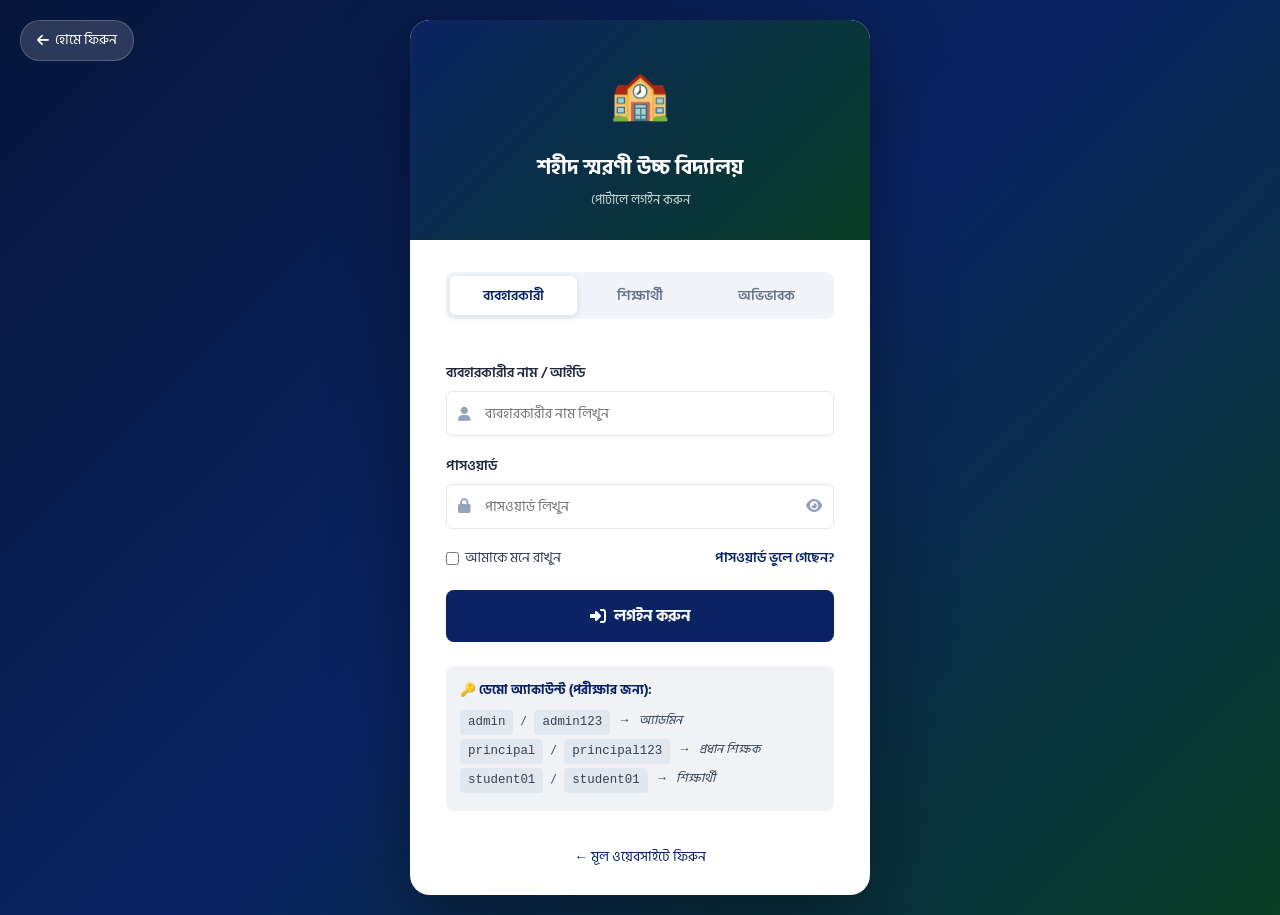
<file: pages/admin-dashboard.html>
<!DOCTYPE html>
<html lang="bn">
<head>
  <meta charset="UTF-8" />
  <meta name="viewport" content="width=device-width, initial-scale=1.0" />
  <title>অ্যাডমিন ড্যাশবোর্ড | শহীদ স্মরণী উচ্চ বিদ্যালয়</title>
  <link rel="stylesheet" href="../css/style.css" />
  <link rel="stylesheet" href="../css/animations.css" />
  <link rel="stylesheet" href="../css/admin.css" />
  <link href="https://fonts.googleapis.com/css2?family=Hind+Siliguri:wght@300;400;500;600;700&family=Inter:wght@400;500;600;700&display=swap" rel="stylesheet" />
  <link rel="stylesheet" href="https://cdnjs.cloudflare.com/ajax/libs/font-awesome/6.5.0/css/all.min.css" />
</head>
<body>

<div class="admin-wrapper">
  <!-- SIDEBAR -->
  <aside class="admin-sidebar" id="adminSidebar">
    <div class="admin-sidebar-header">
      <div class="admin-logo-icon">🏫</div>
      <div class="admin-logo-text sidebar-text">
        <h3>শহীদ স্মরণী</h3>
        <p>উচ্চ বিদ্যালয়</p>
      </div>
    </div>

    <div class="sidebar-user">
      <div class="user-avatar"><i class="fas fa-user-shield"></i></div>
      <div class="user-info sidebar-text">
        <h4>অ্যাডমিন</h4>
        <div class="user-role-badge">সুপার অ্যাডমিন</div>
      </div>
    </div>

    <nav class="admin-nav">
      <div class="nav-section-label sidebar-text">প্রধান মেনু</div>
      <a class="admin-nav-link active" data-section="dashboard" href="#" onclick="showSection('dashboard',this)">
        <i class="fas fa-tachometer-alt"></i>
        <span class="sidebar-text">ড্যাশবোর্ড</span>
        <span class="tooltip">ড্যাশবোর্ড</span>
      </a>
      <a class="admin-nav-link" data-section="admissions" href="#" onclick="showSection('admissions',this)">
        <i class="fas fa-user-plus"></i>
        <span class="sidebar-text">ভর্তি আবেদন</span>
        <span class="badge" id="pendingCount">০</span>
        <span class="tooltip">ভর্তি আবেদন</span>
      </a>
      <a class="admin-nav-link" data-section="students" href="#" onclick="showSection('students',this)">
        <i class="fas fa-user-graduate"></i>
        <span class="sidebar-text">শিক্ষার্থী</span>
        <span class="tooltip">শিক্ষার্থী</span>
      </a>
      <a class="admin-nav-link" data-section="teachers" href="#" onclick="showSection('teachers',this)">
        <i class="fas fa-chalkboard-teacher"></i>
        <span class="sidebar-text">শিক্ষকবৃন্দ</span>
        <span class="tooltip">শিক্ষকবৃন্দ</span>
      </a>
      <a class="admin-nav-link" data-section="notices" href="#" onclick="showSection('notices',this)">
        <i class="fas fa-bell"></i>
        <span class="sidebar-text">নোটিশ</span>
        <span class="tooltip">নোটিশ</span>
      </a>

      <div class="nav-section-label sidebar-text">একাডেমিক</div>
      <a class="admin-nav-link" data-section="attendance" href="#" onclick="showSection('attendance',this)">
        <i class="fas fa-clipboard-check"></i>
        <span class="sidebar-text">উপস্থিতি</span>
        <span class="tooltip">উপস্থিতি</span>
      </a>
      <a class="admin-nav-link" data-section="exams" href="#" onclick="showSection('exams',this)">
        <i class="fas fa-file-alt"></i>
        <span class="sidebar-text">পরীক্ষা ও ফলাফল</span>
        <span class="tooltip">পরীক্ষা</span>
      </a>
      <a class="admin-nav-link" data-section="fees" href="#" onclick="showSection('fees',this)">
        <i class="fas fa-money-bill-wave"></i>
        <span class="sidebar-text">বেতন ব্যবস্থাপনা</span>
        <span class="tooltip">বেতন</span>
      </a>
      <a class="admin-nav-link" data-section="library" href="#" onclick="showSection('library',this)">
        <i class="fas fa-book-open"></i>
        <span class="sidebar-text">পাঠাগার</span>
        <span class="tooltip">পাঠাগার</span>
      </a>

      <div class="nav-section-label sidebar-text">সিস্টেম</div>
      <a class="admin-nav-link" data-section="settings" href="#" onclick="showSection('settings',this)">
        <i class="fas fa-cog"></i>
        <span class="sidebar-text">সেটিংস</span>
        <span class="tooltip">সেটিংস</span>
      </a>
      <a class="admin-nav-link" href="../index.html" target="_blank">
        <i class="fas fa-external-link-alt"></i>
        <span class="sidebar-text">ওয়েবসাইট দেখুন</span>
        <span class="tooltip">ওয়েবসাইট</span>
      </a>
      <a class="admin-nav-link" href="#" onclick="doLogout()">
        <i class="fas fa-sign-out-alt"></i>
        <span class="sidebar-text">লগআউট</span>
        <span class="tooltip">লগআউট</span>
      </a>
    </nav>

    <div class="sidebar-toggle-btn" id="sidebarToggle">
      <i class="fas fa-bars"></i>
    </div>
  </aside>

  <!-- MAIN CONTENT -->
  <div class="admin-main">
    <!-- TOPBAR -->
    <div class="admin-topbar">
      <div class="topbar-left">
        <button class="topbar-icon-btn" id="mobileSidebarToggle" onclick="toggleMobileSidebar()">
          <i class="fas fa-bars"></i>
        </button>
        <h2 class="topbar-title" id="topbarTitle">ড্যাশবোর্ড</h2>
        <div class="topbar-search">
          <i class="fas fa-search"></i>
          <input type="text" placeholder="খুঁজুন..." />
        </div>
      </div>
      <div class="topbar-right">
        <div class="topbar-icon-btn" title="নোটিফিকেশন">
          <i class="fas fa-bell"></i>
          <span class="notif-badge">৩</span>
        </div>
        <div class="topbar-user" onclick="doLogout()">
          <div class="topbar-avatar"><i class="fas fa-user-shield"></i></div>
          <div>
            <div class="topbar-user-name" id="topbarName">অ্যাডমিন</div>
            <div class="topbar-user-role">সুপার অ্যাডমিন</div>
          </div>
          <i class="fas fa-chevron-down" style="font-size:0.7rem;color:var(--gray);"></i>
        </div>
      </div>
    </div>

    <!-- ADMIN CONTENT -->
    <div class="admin-content">

      <!-- ===== DASHBOARD SECTION ===== -->
      <div id="section-dashboard" class="admin-section">
        <div class="dashboard-stats">
          <div class="stat-widget blue">
            <div class="sw-icon"><i class="fas fa-user-graduate"></i></div>
            <div class="sw-data">
              <div class="sw-label">মোট শিক্ষার্থী</div>
              <div class="sw-value" id="totalStudents">০</div>
              <div class="sw-change up"><i class="fas fa-arrow-up"></i> +১২ এই মাসে</div>
            </div>
          </div>
          <div class="stat-widget green">
            <div class="sw-icon"><i class="fas fa-chalkboard-teacher"></i></div>
            <div class="sw-data">
              <div class="sw-label">শিক্ষক-কর্মচারী</div>
              <div class="sw-value" id="totalTeachers">০</div>
              <div class="sw-change up"><i class="fas fa-arrow-up"></i> সক্রিয়</div>
            </div>
          </div>
          <div class="stat-widget gold">
            <div class="sw-icon"><i class="fas fa-user-plus"></i></div>
            <div class="sw-data">
              <div class="sw-label">অপেক্ষমান আবেদন</div>
              <div class="sw-value" id="pendingAdmissions">০</div>
              <div class="sw-change"><i class="fas fa-clock"></i> পর্যালোচনা প্রয়োজন</div>
            </div>
          </div>
          <div class="stat-widget purple">
            <div class="sw-icon"><i class="fas fa-bell"></i></div>
            <div class="sw-data">
              <div class="sw-label">প্রকাশিত নোটিশ</div>
              <div class="sw-value" id="publishedNotices">০</div>
              <div class="sw-change up">সক্রিয় নোটিশ</div>
            </div>
          </div>
        </div>

        <div style="display:grid;grid-template-columns:1fr 1fr;gap:24px;margin-bottom:24px;">
          <div class="chart-container">
            <div class="chart-header">
              <div class="chart-title">শ্রেণিভিত্তিক উপস্থিতি (%)</div>
              <select class="select-sm"><option>এই সপ্তাহ</option><option>এই মাস</option></select>
            </div>
            <div id="attendanceChart"></div>
          </div>
          <div class="chart-container">
            <div class="chart-header">
              <div class="chart-title">মাসিক বেতন সংগ্রহ (৳)</div>
              <select class="select-sm"><option>২০২৫</option></select>
            </div>
            <div id="feeChart"></div>
          </div>
        </div>

        <!-- Recent Activities -->
        <div class="admin-table-card">
          <div class="admin-table-header">
            <div class="admin-table-title">সাম্প্রতিক কার্যক্রম</div>
          </div>
          <table class="admin-table">
            <thead><tr><th>সময়</th><th>কার্যক্রম</th><th>ব্যবহারকারী</th><th>স্ট্যাটাস</th></tr></thead>
            <tbody>
              <tr><td>আজ ১০:২৩</td><td>নতুন ভর্তি আবেদন - APP-2026-001</td><td>সিস্টেম</td><td><span class="badge badge-warning">নতুন</span></td></tr>
              <tr><td>আজ ০৯:৪৫</td><td>নোটিশ প্রকাশ - বার্ষিক পরীক্ষার সময়সূচি</td><td>অ্যাডমিন</td><td><span class="badge badge-success">সম্পন্ন</span></td></tr>
              <tr><td>গতকাল ১৫:৩০</td><td>শিক্ষার্থী তথ্য আপডেট</td><td>অ্যাডমিন</td><td><span class="badge badge-success">সম্পন্ন</span></td></tr>
              <tr><td>গতকাল ১১:০০</td><td>বেতন রেকর্ড যোগ</td><td>হিসাবরক্ষক</td><td><span class="badge badge-success">সম্পন্ন</span></td></tr>
            </tbody>
          </table>
        </div>
      </div>

      <!-- ===== ADMISSIONS SECTION ===== -->
      <div id="section-admissions" class="admin-section" style="display:none;">
        <div class="admin-table-card">
          <div class="admin-table-header">
            <div class="admin-table-title">ভর্তি আবেদন তালিকা</div>
            <div class="admin-table-actions">
              <input type="text" class="search-input-sm" placeholder="আবেদন নম্বর/নাম খুঁজুন..." />
              <select class="select-sm">
                <option value="all">সব</option>
                <option value="pending">প্রক্রিয়াধীন</option>
                <option value="approved">অনুমোদিত</option>
                <option value="rejected">বাতিল</option>
              </select>
            </div>
          </div>
          <table class="admin-table">
            <thead>
              <tr>
                <th>আবেদন নম্বর</th>
                <th>আবেদনকারীর নাম</th>
                <th>কাঙ্ক্ষিত শ্রেণি</th>
                <th>ফোন</th>
                <th>তারিখ</th>
                <th>অবস্থা</th>
                <th>কার্যক্রম</th>
              </tr>
            </thead>
            <tbody id="admissionsBody">
              <tr><td colspan="7" style="text-align:center;padding:30px;color:var(--text-light);">লোড হচ্ছে...</td></tr>
            </tbody>
          </table>
        </div>
      </div>

      <!-- ===== STUDENTS SECTION ===== -->
      <div id="section-students" class="admin-section" style="display:none;">
        <div class="admin-table-card">
          <div class="admin-table-header">
            <div class="admin-table-title">শিক্ষার্থী তালিকা</div>
            <div class="admin-table-actions">
              <input type="text" class="search-input-sm" placeholder="নাম/আইডি খুঁজুন..." />
              <select class="select-sm"><option>সব শ্রেণি</option><option>৬ষ্ঠ</option><option>৭ম</option><option>৮ম</option><option>৯ম</option><option>১০ম</option></select>
              <button class="btn btn-primary btn-sm" onclick="openModal('addStudentModal')"><i class="fas fa-plus"></i> নতুন শিক্ষার্থী</button>
            </div>
          </div>
          <table class="admin-table">
            <thead>
              <tr>
                <th class="sortable">আইডি</th>
                <th>নাম</th>
                <th>শ্রেণি</th>
                <th>শাখা</th>
                <th>রোল</th>
                <th>অবস্থা</th>
                <th>কার্যক্রম</th>
              </tr>
            </thead>
            <tbody id="studentsBody">
              <tr><td colspan="7" style="text-align:center;padding:30px;color:var(--text-light);">লোড হচ্ছে...</td></tr>
            </tbody>
          </table>
        </div>
      </div>

      <!-- ===== TEACHERS SECTION ===== -->
      <div id="section-teachers" class="admin-section" style="display:none;">
        <div class="admin-table-card">
          <div class="admin-table-header">
            <div class="admin-table-title">শিক্ষক তালিকা</div>
            <div class="admin-table-actions">
              <input type="text" class="search-input-sm" placeholder="নাম খুঁজুন..." />
              <button class="btn btn-primary btn-sm"><i class="fas fa-plus"></i> নতুন শিক্ষক</button>
            </div>
          </div>
          <table class="admin-table">
            <thead>
              <tr><th>আইডি</th><th>নাম ও যোগ্যতা</th><th>পদবি</th><th>বিষয়</th><th>অভিজ্ঞতা</th><th>অবস্থা</th><th>কার্যক্রম</th></tr>
            </thead>
            <tbody id="teachersBody">
              <tr><td colspan="7" style="text-align:center;padding:30px;">লোড হচ্ছে...</td></tr>
            </tbody>
          </table>
        </div>
      </div>

      <!-- ===== NOTICES SECTION ===== -->
      <div id="section-notices" class="admin-section" style="display:none;">
        <div class="admin-table-card">
          <div class="admin-table-header">
            <div class="admin-table-title">নোটিশ তালিকা</div>
            <div class="admin-table-actions">
              <input type="text" class="search-input-sm" placeholder="নোটিশ খুঁজুন..." />
              <button class="btn btn-primary btn-sm" onclick="openModal('addNoticeModal')"><i class="fas fa-plus"></i> নতুন নোটিশ</button>
            </div>
          </div>
          <table class="admin-table">
            <thead><tr><th>তারিখ</th><th>শিরোনাম</th><th>বিভাগ</th><th>অবস্থা</th><th>কার্যক্রম</th></tr></thead>
            <tbody id="noticesBody">
              <tr><td colspan="5" style="text-align:center;padding:30px;">লোড হচ্ছে...</td></tr>
            </tbody>
          </table>
        </div>
      </div>

      <!-- ===== ATTENDANCE SECTION ===== -->
      <div id="section-attendance" class="admin-section" style="display:none;">
        <div class="admin-form-card">
          <h3 style="color:var(--navy);margin-bottom:24px;font-size:1.1rem;"><i class="fas fa-clipboard-check"></i> উপস্থিতি এন্ট্রি</h3>
          <div class="form-grid-3">
            <div class="form-group">
              <label class="form-label">তারিখ</label>
              <input type="date" class="form-control" id="attDate" />
            </div>
            <div class="form-group">
              <label class="form-label">শ্রেণি</label>
              <select class="form-control" id="attClass">
                <option>৬ষ্ঠ</option><option>৭ম</option><option>৮ম</option><option>৯ম</option><option>১০ম</option>
              </select>
            </div>
            <div class="form-group">
              <label class="form-label">শাখা</label>
              <select class="form-control" id="attSection">
                <option>ক</option><option>খ</option><option>গ</option>
              </select>
            </div>
          </div>
          <button class="btn btn-primary" onclick="loadAttendance()"><i class="fas fa-search"></i> শিক্ষার্থী লোড করুন</button>
          <div id="attendanceTable" style="margin-top:20px;"></div>
        </div>
      </div>

      <!-- ===== EXAMS SECTION ===== -->
      <div id="section-exams" class="admin-section" style="display:none;">
        <div class="admin-form-card">
          <h3 style="color:var(--navy);margin-bottom:20px;font-size:1.1rem;"><i class="fas fa-file-alt"></i> পরীক্ষা ব্যবস্থাপনা</h3>
          <div style="display:grid;grid-template-columns:repeat(3,1fr);gap:16px;margin-bottom:24px;">
            <div class="stat-widget blue" style="cursor:pointer;">
              <div class="sw-icon"><i class="fas fa-edit"></i></div>
              <div class="sw-data"><div class="sw-label">নম্বর এন্ট্রি</div><div class="sw-value" style="font-size:1rem;">পরীক্ষা নির্বাচন করুন</div></div>
            </div>
            <div class="stat-widget green" style="cursor:pointer;">
              <div class="sw-icon"><i class="fas fa-chart-bar"></i></div>
              <div class="sw-data"><div class="sw-label">ফলাফল প্রকাশ</div><div class="sw-value" style="font-size:1rem;">ফলাফল পরিচালনা</div></div>
            </div>
            <div class="stat-widget gold" style="cursor:pointer;">
              <div class="sw-icon"><i class="fas fa-print"></i></div>
              <div class="sw-data"><div class="sw-label">মার্কশিট</div><div class="sw-value" style="font-size:1rem;">প্রিন্ট করুন</div></div>
            </div>
          </div>
          <div class="alert alert-info"><i class="fas fa-info-circle"></i> পরীক্ষার ফলাফল এন্ট্রি এবং প্রকাশনার জন্য পরীক্ষার ধরন নির্বাচন করুন।</div>
        </div>
      </div>

      <!-- ===== FEES SECTION ===== -->
      <div id="section-fees" class="admin-section" style="display:none;">
        <div style="display:grid;grid-template-columns:repeat(3,1fr);gap:20px;margin-bottom:24px;">
          <div class="stat-widget green"><div class="sw-icon"><i class="fas fa-check-circle"></i></div><div class="sw-data"><div class="sw-label">সংগৃহীত বেতন</div><div class="sw-value">৳৫৫,০০০</div></div></div>
          <div class="stat-widget gold"><div class="sw-icon"><i class="fas fa-clock"></i></div><div class="sw-data"><div class="sw-label">বকেয়া বেতন</div><div class="sw-value">৳১২,৫০০</div></div></div>
          <div class="stat-widget red"><div class="sw-icon"><i class="fas fa-exclamation-triangle"></i></div><div class="sw-data"><div class="sw-label">মেয়াদোত্তীর্ণ</div><div class="sw-value">৳৩,২০০</div></div></div>
        </div>
        <div class="admin-table-card">
          <div class="admin-table-header">
            <div class="admin-table-title">বেতন রেকর্ড</div>
            <div class="admin-table-actions">
              <button class="btn btn-primary btn-sm"><i class="fas fa-plus"></i> নতুন রেকর্ড</button>
            </div>
          </div>
          <table class="admin-table">
            <thead><tr><th>শিক্ষার্থী</th><th>শ্রেণি</th><th>মাস</th><th>পরিমাণ</th><th>অবস্থা</th><th>কার্যক্রম</th></tr></thead>
            <tbody>
              <tr><td>আহমেদ রাশেদ</td><td>৯ম-ক</td><td>অক্টোবর ২০২৫</td><td>৳ ৫০০</td><td><span class="badge badge-success">পরিশোধিত</span></td><td><button class="action-btn view"><i class="fas fa-print"></i></button></td></tr>
              <tr><td>ফাতেমা তুজ জোহরা</td><td>১০ম-ক</td><td>অক্টোবর ২০২৫</td><td>৳ ৫০০</td><td><span class="badge badge-warning">বকেয়া</span></td><td><button class="action-btn edit"><i class="fas fa-money-bill"></i></button></td></tr>
            </tbody>
          </table>
        </div>
      </div>

      <!-- ===== LIBRARY SECTION ===== -->
      <div id="section-library" class="admin-section" style="display:none;">
        <div class="admin-table-card">
          <div class="admin-table-header">
            <div class="admin-table-title">পাঠাগার ব্যবস্থাপনা</div>
            <div class="admin-table-actions">
              <input type="text" class="search-input-sm" placeholder="বই খুঁজুন..." />
              <button class="btn btn-primary btn-sm"><i class="fas fa-plus"></i> নতুন বই</button>
            </div>
          </div>
          <table class="admin-table">
            <thead><tr><th>বইয়ের নাম</th><th>লেখক</th><th>বিভাগ</th><th>মোট কপি</th><th>পাওয়া যাচ্ছে</th><th>কার্যক্রম</th></tr></thead>
            <tbody>
              <tr><td>বাংলা ব্যাকরণ</td><td>ড. মুহম্মদ শহীদুল্লাহ</td><td>বাংলা</td><td>১৫</td><td>১২</td><td class="actions-cell"><button class="action-btn edit"><i class="fas fa-edit"></i></button></td></tr>
              <tr><td>Mathematics for Class 9</td><td>NCTB</td><td>গণিত</td><td>২০</td><td>১৮</td><td class="actions-cell"><button class="action-btn edit"><i class="fas fa-edit"></i></button></td></tr>
              <tr><td>পদার্থ বিজ্ঞান</td><td>ড. জাফর ইকবাল</td><td>বিজ্ঞান</td><td>১০</td><td>৫</td><td class="actions-cell"><button class="action-btn edit"><i class="fas fa-edit"></i></button></td></tr>
            </tbody>
          </table>
        </div>
      </div>

      <!-- ===== SETTINGS SECTION ===== -->
      <div id="section-settings" class="admin-section" style="display:none;">
        <div class="admin-form-card">
          <h3 style="color:var(--navy);margin-bottom:24px;font-size:1.1rem;"><i class="fas fa-cog"></i> বিদ্যালয়ের তথ্য</h3>
          <div class="form-grid-2">
            <div class="form-group"><label class="form-label">বিদ্যালয়ের নাম (বাংলা)</label><input type="text" class="form-control" id="settingName" /></div>
            <div class="form-group"><label class="form-label">বিদ্যালয়ের নাম (ইংরেজি)</label><input type="text" class="form-control" id="settingNameEn" /></div>
            <div class="form-group"><label class="form-label">EIIN নম্বর</label><input type="text" class="form-control" id="settingEiin" /></div>
            <div class="form-group"><label class="form-label">স্থাপিত সাল</label><input type="text" class="form-control" id="settingEst" /></div>
            <div class="form-group"><label class="form-label">ঠিকানা</label><input type="text" class="form-control" id="settingAddress" /></div>
            <div class="form-group"><label class="form-label">ফোন নম্বর</label><input type="text" class="form-control" id="settingPhone" /></div>
            <div class="form-group"><label class="form-label">ইমেইল</label><input type="email" class="form-control" id="settingEmail" /></div>
            <div class="form-group"><label class="form-label">প্রধান শিক্ষকের নাম</label><input type="text" class="form-control" id="settingPrincipal" /></div>
          </div>
          <button class="btn btn-primary" onclick="saveSettings()"><i class="fas fa-save"></i> সংরক্ষণ করুন</button>
        </div>
      </div>

    </div><!-- /admin-content -->
  </div><!-- /admin-main -->
</div><!-- /admin-wrapper -->

<!-- ADD NOTICE MODAL -->
<div class="modal-overlay" id="addNoticeModal">
  <div class="modal">
    <div class="modal-header">
      <h3>নতুন নোটিশ যোগ করুন</h3>
      <button class="modal-close" onclick="closeModal('addNoticeModal')"><i class="fas fa-times"></i></button>
    </div>
    <div class="modal-body">
      <form id="addNoticeForm">
        <div class="form-group">
          <label class="form-label">শিরোনাম <span class="required">*</span></label>
          <input type="text" name="title" class="form-control" placeholder="নোটিশের শিরোনাম লিখুন" required />
          <span class="form-error" data-for="title"></span>
        </div>
        <div class="form-grid-2">
          <div class="form-group">
            <label class="form-label">বিভাগ</label>
            <select name="category" class="form-control">
              <option>সাধারণ</option>
              <option>ভর্তি</option>
              <option>পরীক্ষা</option>
              <option>বেতন</option>
              <option>ক্রীড়া</option>
              <option>সাংস্কৃতিক</option>
            </select>
          </div>
          <div class="form-group">
            <label class="form-label">তারিখ</label>
            <input type="date" name="date" class="form-control" />
          </div>
        </div>
        <div class="form-group">
          <label class="form-label">বিবরণ</label>
          <textarea name="content" class="form-control" rows="4" placeholder="নোটিশের বিবরণ লিখুন..."></textarea>
        </div>
        <div style="display:flex;gap:20px;">
          <label style="display:flex;align-items:center;gap:6px;font-size:0.875rem;cursor:pointer;"><input type="checkbox" name="important" /> জরুরি নোটিশ</label>
          <label style="display:flex;align-items:center;gap:6px;font-size:0.875rem;cursor:pointer;"><input type="checkbox" name="published" checked /> এখনই প্রকাশ করুন</label>
        </div>
      </form>
    </div>
    <div class="modal-footer">
      <button class="btn btn-primary-outline" onclick="closeModal('addNoticeModal')">বাতিল</button>
      <button class="btn btn-primary" onclick="document.getElementById('addNoticeForm').dispatchEvent(new Event('submit'))"><i class="fas fa-save"></i> সংরক্ষণ</button>
    </div>
  </div>
</div>

<!-- ADD STUDENT MODAL -->
<div class="modal-overlay" id="addStudentModal">
  <div class="modal">
    <div class="modal-header">
      <h3>নতুন শিক্ষার্থী যোগ করুন</h3>
      <button class="modal-close" onclick="closeModal('addStudentModal')"><i class="fas fa-times"></i></button>
    </div>
    <div class="modal-body">
      <form id="addStudentForm">
        <div class="form-grid-2">
          <div class="form-group">
            <label class="form-label">নাম <span class="required">*</span></label>
            <input type="text" name="name" class="form-control" placeholder="শিক্ষার্থীর নাম" required />
          </div>
          <div class="form-group">
            <label class="form-label">শ্রেণি <span class="required">*</span></label>
            <select name="class" class="form-control" required>
              <option>৬ষ্ঠ</option><option>৭ম</option><option>৮ম</option><option selected>৯ম</option><option>১০ম</option>
            </select>
          </div>
          <div class="form-group">
            <label class="form-label">শাখা</label>
            <select name="section" class="form-control">
              <option>ক</option><option>খ</option><option>গ</option>
            </select>
          </div>
          <div class="form-group">
            <label class="form-label">রোল নম্বর</label>
            <input type="number" name="roll" class="form-control" placeholder="রোল নম্বর" min="1" />
          </div>
          <div class="form-group">
            <label class="form-label">অভিভাবকের নাম</label>
            <input type="text" name="guardian" class="form-control" placeholder="অভিভাবকের নাম" />
          </div>
          <div class="form-group">
            <label class="form-label">ফোন নম্বর</label>
            <input type="tel" name="phone" class="form-control" placeholder="০১xxxxxxx" />
          </div>
        </div>
      </form>
    </div>
    <div class="modal-footer">
      <button class="btn btn-primary-outline" onclick="closeModal('addStudentModal')">বাতিল</button>
      <button class="btn btn-primary" onclick="document.getElementById('addStudentForm').dispatchEvent(new Event('submit'))"><i class="fas fa-save"></i> সংরক্ষণ</button>
    </div>
  </div>
</div>

<script src="../js/main.js"></script>
<script>
function showSection(name, el) {
  event.preventDefault();
  document.querySelectorAll('.admin-section').forEach(s => s.style.display = 'none');
  document.querySelectorAll('.admin-nav-link').forEach(l => l.classList.remove('active'));
  const sec = document.getElementById('section-' + name);
  if (sec) sec.style.display = 'block';
  if (el) el.classList.add('active');
  const titles = { dashboard:'ড্যাশবোর্ড', admissions:'ভর্তি আবেদন', students:'শিক্ষার্থী', teachers:'শিক্ষকবৃন্দ', notices:'নোটিশ', attendance:'উপস্থিতি', exams:'পরীক্ষা', fees:'বেতন', library:'পাঠাগার', settings:'সেটিংস' };
  document.getElementById('topbarTitle').textContent = titles[name] || name;
}
function toggleMobileSidebar() {
  document.getElementById('adminSidebar').classList.toggle('mobile-open');
}
function doLogout() {
  if (confirm('লগআউট করবেন?')) {
    Auth.logout();
  }
}
function loadAttendance() {
  const students = DB.get('students');
  const cls = document.getElementById('attClass').value;
  const sec = document.getElementById('attSection').value;
  const filtered = students.filter(s => s.class === cls && s.section === sec);
  const container = document.getElementById('attendanceTable');
  if (!filtered.length) { container.innerHTML = '<div class="alert alert-warning"><i class="fas fa-exclamation-triangle"></i> এই শ্রেণিতে কোনো শিক্ষার্থী নেই।</div>'; return; }
  container.innerHTML = `
    <table class="admin-table">
      <thead><tr><th>রোল</th><th>নাম</th><th>উপস্থিত</th><th>অনুপস্থিত</th><th>বিলম্বিত</th><th>ছুটি</th></tr></thead>
      <tbody>${filtered.map(s=>`<tr><td>${s.roll}</td><td>${s.name}</td>
        <td><input type="radio" name="att_${s.id}" value="present" checked /></td>
        <td><input type="radio" name="att_${s.id}" value="absent" /></td>
        <td><input type="radio" name="att_${s.id}" value="late" /></td>
        <td><input type="radio" name="att_${s.id}" value="excused" /></td>
      </tr>`).join('')}</tbody>
    </table>
    <button class="btn btn-primary" style="margin-top:16px;" onclick="saveAttendance()"><i class="fas fa-save"></i> উপস্থিতি সংরক্ষণ</button>
  `;
}
function saveAttendance() {
  showToast('উপস্থিতি সফলভাবে সংরক্ষিত হয়েছে।', 'success');
}
function saveSettings() {
  const settings = {
    name: document.getElementById('settingName').value,
    nameEn: document.getElementById('settingNameEn').value,
    eiin: document.getElementById('settingEiin').value,
    established: document.getElementById('settingEst').value,
    address: document.getElementById('settingAddress').value,
    phone: document.getElementById('settingPhone').value,
    email: document.getElementById('settingEmail').value,
    principal: document.getElementById('settingPrincipal').value
  };
  DB.set('settings', settings);
  showToast('সেটিংস সংরক্ষিত হয়েছে।', 'success');
}
// Load settings
document.addEventListener('DOMContentLoaded', function() {
  const settings = DB.getOne('settings');
  if (settings.name) {
    document.getElementById('settingName').value = settings.name || '';
    document.getElementById('settingNameEn').value = settings.nameEn || '';
    document.getElementById('settingEiin').value = settings.eiin || '';
    document.getElementById('settingEst').value = settings.established || '';
    document.getElementById('settingAddress').value = settings.address || '';
    document.getElementById('settingPhone').value = settings.phone || '';
    document.getElementById('settingEmail').value = settings.email || '';
    document.getElementById('settingPrincipal').value = settings.principal || '';
  }
  // Pending count badge
  const pending = DB.get('admissions').filter(a=>a.status==='pending').length;
  const badge = document.getElementById('pendingCount');
  if (badge) badge.textContent = pending;
  document.getElementById('attDate').value = new Date().toISOString().slice(0,10);
});
</script>
</body>
</html>
</file>
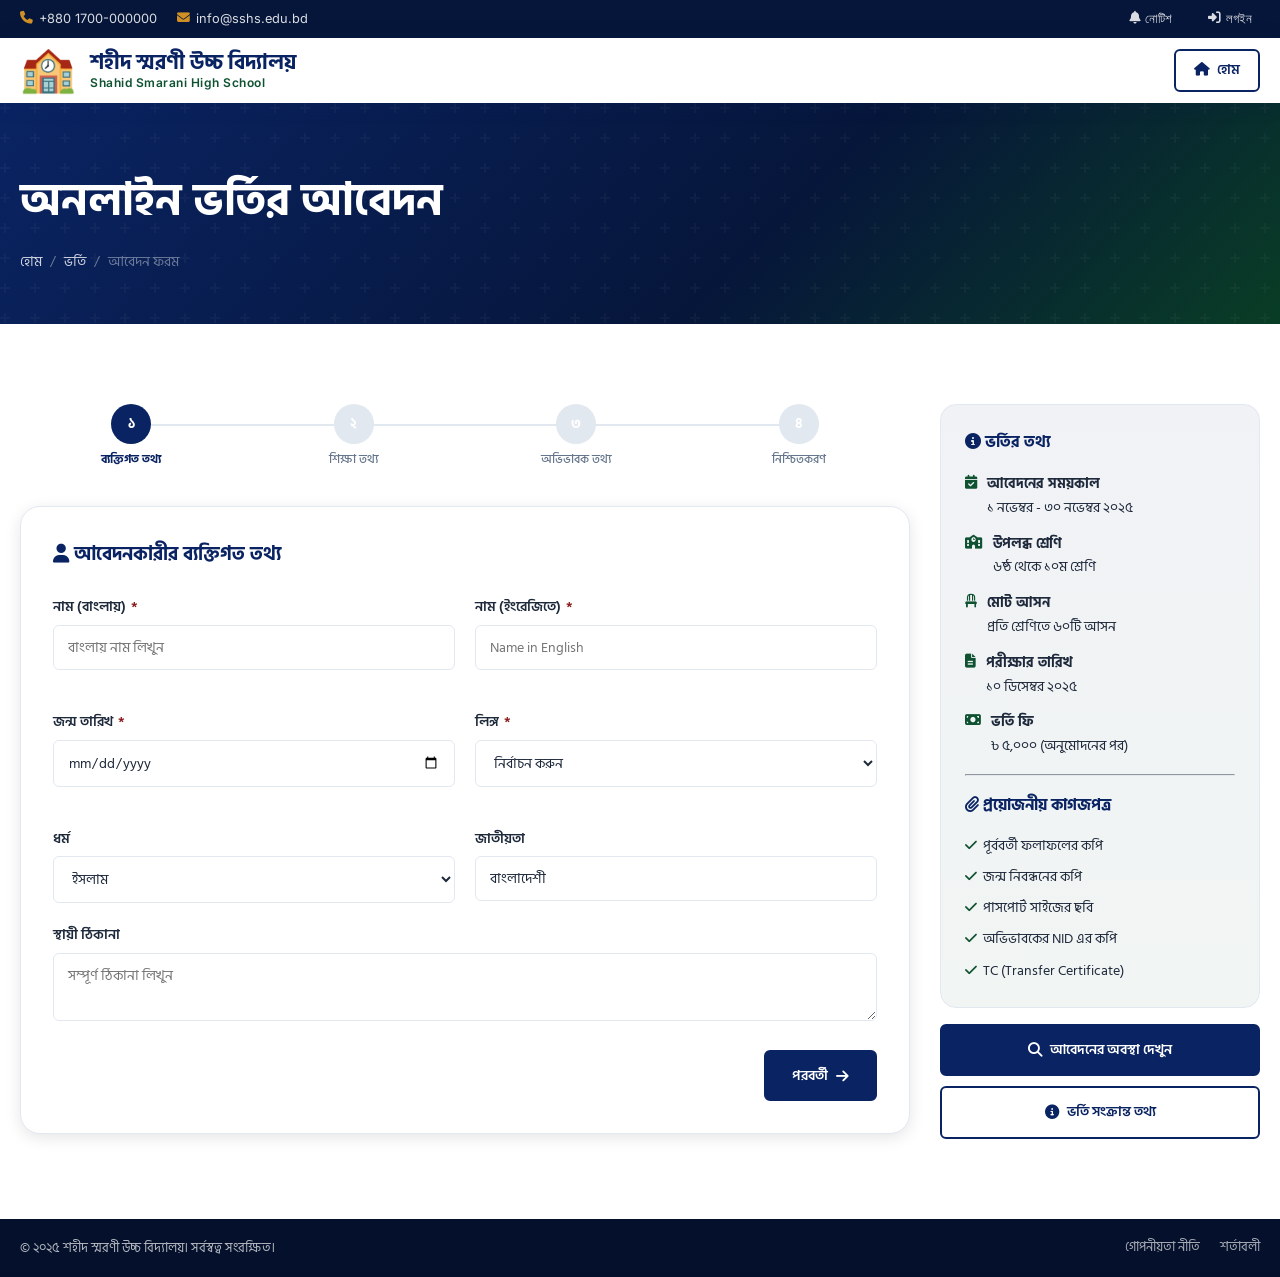
<file: pages/admission-form.html>
<!DOCTYPE html>
<html lang="bn">
<head>
  <meta charset="UTF-8" />
  <meta name="viewport" content="width=device-width, initial-scale=1.0" />
  <title>অনলাইন ভর্তির আবেদন | শহীদ স্মরণী উচ্চ বিদ্যালয়</title>
  <meta name="description" content="শহীদ স্মরণী উচ্চ বিদ্যালয়ে অনলাইনে ভর্তির আবেদন করুন। সহজ ও নিরাপদ প্রক্রিয়া।" />
  <link rel="stylesheet" href="../css/style.css" />
  <link rel="stylesheet" href="../css/animations.css" />
  <link href="https://fonts.googleapis.com/css2?family=Hind+Siliguri:wght@300;400;500;600;700&family=Inter:wght@400;500;600;700&display=swap" rel="stylesheet" />
  <link rel="stylesheet" href="https://cdnjs.cloudflare.com/ajax/libs/font-awesome/6.5.0/css/all.min.css" />
  <style>
    .steps-bar { display: flex; gap: 0; margin-bottom: 36px; }
    .step { flex: 1; display: flex; flex-direction: column; align-items: center; position: relative; }
    .step::after { content: ''; position: absolute; top: 20px; left: 50%; width: 100%; height: 2px; background: var(--mid-gray); z-index: 0; }
    .step:last-child::after { display: none; }
    .step-circle { width: 40px; height: 40px; border-radius: 50%; background: var(--mid-gray); color: white; display: flex; align-items: center; justify-content: center; font-weight: 700; font-size: 0.875rem; z-index: 1; position: relative; transition: all 0.3s; }
    .step.active .step-circle { background: var(--navy); }
    .step.completed .step-circle { background: var(--green); }
    .step.completed::after { background: var(--green); }
    .step-label { font-size: 0.75rem; color: var(--text-light); margin-top: 6px; text-align: center; font-weight: 500; }
    .step.active .step-label { color: var(--navy); font-weight: 700; }
    .form-step { display: none; }
    .form-step.active { display: block; animation: fadeIn 0.4s ease; }
    .confirmation-box { text-align: center; padding: 40px 30px; }
    .app-number { font-size: 2rem; font-weight: 800; color: var(--navy); background: rgba(10,36,99,0.07); padding: 16px 32px; border-radius: 12px; display: inline-block; margin: 16px 0; letter-spacing: 2px; }
    .file-upload-area { border: 2px dashed var(--mid-gray); border-radius: 10px; padding: 30px; text-align: center; cursor: pointer; transition: all 0.3s; }
    .file-upload-area:hover { border-color: var(--navy); background: rgba(10,36,99,0.03); }
    .file-upload-area i { font-size: 2rem; color: var(--gray); margin-bottom: 8px; }
    .file-upload-area p { font-size: 0.85rem; color: var(--text-light); }
    .sidebar-info { background: linear-gradient(180deg, rgba(10,36,99,0.06) 0%, rgba(15,82,50,0.06) 100%); border-radius: 16px; padding: 24px; border: 1px solid var(--mid-gray); }
    .sidebar-info h4 { color: var(--navy); font-size: 1rem; font-weight: 700; margin-bottom: 16px; }
    .info-item { display: flex; gap: 10px; margin-bottom: 12px; font-size: 0.875rem; }
    .info-item i { color: var(--green); margin-top: 3px; flex-shrink: 0; }
  </style>
</head>
<body>

<!-- TOP BAR -->
<div class="top-bar">
  <div class="container">
    <div class="top-bar-left">
      <span><i class="fas fa-phone"></i> +880 1700-000000</span>
      <span><i class="fas fa-envelope"></i> info@sshs.edu.bd</span>
    </div>
    <div class="top-bar-right">
      <a href="notice.html" class="top-link"><i class="fas fa-bell"></i> নোটিশ</a>
      <a href="login.html" class="top-link"><i class="fas fa-sign-in-alt"></i> লগইন</a>
    </div>
  </div>
</div>

<!-- HEADER -->
<header class="header" id="header">
  <div class="container">
    <div class="header-inner">
      <div class="logo-area">
        <div class="logo-icon">🏫</div>
        <div class="logo-text">
          <h1 class="school-name-bn">শহীদ স্মরণী উচ্চ বিদ্যালয়</h1>
          <p class="school-name-en">Shahid Smarani High School</p>
        </div>
      </div>
      <nav>
        <a href="../index.html" class="btn btn-primary-outline btn-sm"><i class="fas fa-home"></i> হোম</a>
      </nav>
    </div>
  </div>
</header>

<!-- PAGE HEADER -->
<div class="page-header">
  <div class="container">
    <div class="page-header-content">
      <h1>অনলাইন ভর্তির আবেদন</h1>
      <div class="breadcrumb">
        <a href="../index.html">হোম</a>
        <span>/</span>
        <a href="admission.html">ভর্তি</a>
        <span>/</span>
        <span>আবেদন ফরম</span>
      </div>
    </div>
  </div>
</div>

<!-- ADMISSION FORM -->
<section class="section-padding">
  <div class="container">
    <div style="display:grid;grid-template-columns:1fr 320px;gap:30px;align-items:flex-start;">
      <div>
        <!-- STEPS -->
        <div class="steps-bar" id="stepsBar">
          <div class="step active" id="step1-indicator"><div class="step-circle">১</div><div class="step-label">ব্যক্তিগত তথ্য</div></div>
          <div class="step" id="step2-indicator"><div class="step-circle">২</div><div class="step-label">শিক্ষা তথ্য</div></div>
          <div class="step" id="step3-indicator"><div class="step-circle">৩</div><div class="step-label">অভিভাবক তথ্য</div></div>
          <div class="step" id="step4-indicator"><div class="step-circle">৪</div><div class="step-label">নিশ্চিতকরণ</div></div>
        </div>

        <div class="card" id="formContainer">
          <div class="card-body" style="padding:32px;">
            <form id="admissionForm" novalidate>

              <!-- STEP 1 -->
              <div class="form-step active" id="formStep1">
                <h3 style="color:var(--navy);margin-bottom:24px;"><i class="fas fa-user"></i> আবেদনকারীর ব্যক্তিগত তথ্য</h3>
                <div class="form-grid-2">
                  <div class="form-group">
                    <label class="form-label">নাম (বাংলায়) <span class="required">*</span></label>
                    <input type="text" name="applicantName" class="form-control" placeholder="বাংলায় নাম লিখুন" data-label="আবেদনকারীর নাম" />
                    <span class="form-error" data-for="applicantName"></span>
                  </div>
                  <div class="form-group">
                    <label class="form-label">নাম (ইংরেজিতে) <span class="required">*</span></label>
                    <input type="text" name="nameEn" class="form-control" placeholder="Name in English" />
                    <span class="form-error" data-for="nameEn"></span>
                  </div>
                  <div class="form-group">
                    <label class="form-label">জন্ম তারিখ <span class="required">*</span></label>
                    <input type="date" name="dob" class="form-control" data-label="জন্ম তারিখ" />
                    <span class="form-error" data-for="dob"></span>
                  </div>
                  <div class="form-group">
                    <label class="form-label">লিঙ্গ <span class="required">*</span></label>
                    <select name="gender" class="form-control">
                      <option value="">নির্বাচন করুন</option>
                      <option>পুরুষ</option>
                      <option>মহিলা</option>
                      <option>অন্যান্য</option>
                    </select>
                  </div>
                  <div class="form-group">
                    <label class="form-label">ধর্ম</label>
                    <select name="religion" class="form-control">
                      <option>ইসলাম</option>
                      <option>হিন্দু</option>
                      <option>বৌদ্ধ</option>
                      <option>খ্রিস্টান</option>
                      <option>অন্যান্য</option>
                    </select>
                  </div>
                  <div class="form-group">
                    <label class="form-label">জাতীয়তা</label>
                    <input type="text" class="form-control" value="বাংলাদেশী" />
                  </div>
                </div>
                <div class="form-group">
                  <label class="form-label">স্থায়ী ঠিকানা</label>
                  <textarea name="address" class="form-control" rows="2" placeholder="সম্পূর্ণ ঠিকানা লিখুন"></textarea>
                </div>
                <div style="display:flex;justify-content:flex-end;margin-top:20px;">
                  <button type="button" class="btn btn-primary" onclick="nextStep(1)">পরবর্তী <i class="fas fa-arrow-right"></i></button>
                </div>
              </div>

              <!-- STEP 2 -->
              <div class="form-step" id="formStep2">
                <h3 style="color:var(--navy);margin-bottom:24px;"><i class="fas fa-graduation-cap"></i> শিক্ষাগত তথ্য</h3>
                <div class="form-grid-2">
                  <div class="form-group">
                    <label class="form-label">কাঙ্ক্ষিত শ্রেণি <span class="required">*</span></label>
                    <select name="class" class="form-control" data-label="কাঙ্ক্ষিত শ্রেণি">
                      <option value="">নির্বাচন করুন</option>
                      <option>৬ষ্ঠ শ্রেণি</option>
                      <option>৭ম শ্রেণি</option>
                      <option>৮ম শ্রেণি</option>
                      <option>৯ম শ্রেণি</option>
                      <option>১০ম শ্রেণি</option>
                    </select>
                    <span class="form-error" data-for="class"></span>
                  </div>
                  <div class="form-group">
                    <label class="form-label">শিক্ষাবর্ষ</label>
                    <select class="form-control">
                      <option>২০২৬</option>
                      <option>২০২৫</option>
                    </select>
                  </div>
                  <div class="form-group">
                    <label class="form-label">পূর্ববর্তী বিদ্যালয়ের নাম</label>
                    <input type="text" name="prevSchool" class="form-control" placeholder="আগের স্কুলের নাম" />
                  </div>
                  <div class="form-group">
                    <label class="form-label">পূর্ববর্তী শ্রেণি</label>
                    <select class="form-control">
                      <option>৫ম শ্রেণি</option>
                      <option>৬ষ্ঠ শ্রেণি</option>
                      <option>৭ম শ্রেণি</option>
                      <option>৮ম শ্রেণি</option>
                      <option>৯ম শ্রেণি</option>
                    </select>
                  </div>
                  <div class="form-group">
                    <label class="form-label">পঞ্চম শ্রেণির ফলাফল / জেএসএফ</label>
                    <input type="text" class="form-control" placeholder="যেমন: A+, GPA 5.00" />
                  </div>
                  <div class="form-group">
                    <label class="form-label">পাসের সাল</label>
                    <input type="number" class="form-control" placeholder="যেমন: ২০২৫" />
                  </div>
                </div>
                <div class="form-group">
                  <label class="form-label">ছবি আপলোড (JPG, PNG - সর্বোচ্চ ২MB)</label>
                  <div class="file-upload-area" onclick="document.getElementById('photoUpload').click()">
                    <i class="fas fa-camera"></i>
                    <p>ছবি আপলোড করতে ক্লিক করুন<br><small>JPG, PNG ফরম্যাট, সর্বোচ্চ ২MB</small></p>
                    <input type="file" id="photoUpload" accept="image/jpeg,image/png" style="display:none;" onchange="handleFileUpload(this,'photoPreview')" />
                  </div>
                  <div id="photoPreview" style="margin-top:10px;"></div>
                </div>
                <div style="display:flex;justify-content:space-between;margin-top:20px;">
                  <button type="button" class="btn btn-primary-outline" onclick="prevStep(2)"><i class="fas fa-arrow-left"></i> পূর্ববর্তী</button>
                  <button type="button" class="btn btn-primary" onclick="nextStep(2)">পরবর্তী <i class="fas fa-arrow-right"></i></button>
                </div>
              </div>

              <!-- STEP 3 -->
              <div class="form-step" id="formStep3">
                <h3 style="color:var(--navy);margin-bottom:24px;"><i class="fas fa-users"></i> অভিভাবকের তথ্য</h3>
                <div class="form-grid-2">
                  <div class="form-group">
                    <label class="form-label">পিতার নাম <span class="required">*</span></label>
                    <input type="text" name="guardianName" class="form-control" placeholder="পিতার নাম" data-label="অভিভাবকের নাম" />
                    <span class="form-error" data-for="guardianName"></span>
                  </div>
                  <div class="form-group">
                    <label class="form-label">মাতার নাম</label>
                    <input type="text" class="form-control" placeholder="মাতার নাম" />
                  </div>
                  <div class="form-group">
                    <label class="form-label">পিতার পেশা</label>
                    <input type="text" class="form-control" placeholder="পেশা" />
                  </div>
                  <div class="form-group">
                    <label class="form-label">মোবাইল নম্বর <span class="required">*</span></label>
                    <input type="tel" name="phone" class="form-control" placeholder="০১xxxxxxxxxx" data-label="ফোন নম্বর" />
                    <span class="form-error" data-for="phone"></span>
                  </div>
                  <div class="form-group">
                    <label class="form-label">ইমেইল ঠিকানা</label>
                    <input type="email" class="form-control" placeholder="ইমেইল ঠিকানা (ঐচ্ছিক)" />
                  </div>
                  <div class="form-group">
                    <label class="form-label">জাতীয় পরিচয়পত্র নম্বর</label>
                    <input type="text" class="form-control" placeholder="NID নম্বর" />
                  </div>
                </div>
                <div class="form-group">
                  <label class="form-label" style="display:flex;align-items:center;gap:8px;cursor:pointer;">
                    <input type="checkbox" id="termsCheck" />
                    <span>আমি নিশ্চিত করছি যে উপরের সকল তথ্য সঠিক এবং সত্য। <a href="terms.html" style="color:var(--navy);">শর্তাবলী</a> পড়েছি এবং মেনে নিয়েছি।</span>
                  </label>
                </div>
                <div style="display:flex;justify-content:space-between;margin-top:20px;">
                  <button type="button" class="btn btn-primary-outline" onclick="prevStep(3)"><i class="fas fa-arrow-left"></i> পূর্ববর্তী</button>
                  <button type="submit" class="btn btn-success btn-lg"><i class="fas fa-paper-plane"></i> আবেদন জমা দিন</button>
                </div>
              </div>

            </form>

            <!-- CONFIRMATION -->
            <div id="confirmationBox" style="display:none;" class="confirmation-box">
              <div style="font-size:4rem;margin-bottom:16px;">✅</div>
              <h2 style="color:var(--green);font-size:1.5rem;font-weight:800;">আবেদন সফলভাবে জমা হয়েছে!</h2>
              <p style="color:var(--text-mid);margin:12px 0;">আপনার আবেদন নম্বর:</p>
              <div class="app-number" id="generatedAppNo">APP-2026-0001</div>
              <p style="color:var(--text-light);font-size:0.875rem;margin:16px 0;">এই নম্বরটি সংরক্ষণ করুন। আবেদনের অবস্থা জানতে এটি প্রয়োজন হবে।</p>
              <div style="display:flex;gap:12px;justify-content:center;flex-wrap:wrap;margin-top:24px;">
                <a href="admission-status.html" class="btn btn-primary"><i class="fas fa-search"></i> আবেদনের অবস্থা দেখুন</a>
                <button onclick="window.print()" class="btn btn-primary-outline"><i class="fas fa-print"></i> প্রিন্ট করুন</button>
                <a href="../index.html" class="btn btn-primary-outline"><i class="fas fa-home"></i> হোমে ফিরুন</a>
              </div>
            </div>
          </div>
        </div>
      </div>

      <!-- SIDEBAR INFO -->
      <div>
        <div class="sidebar-info">
          <h4><i class="fas fa-info-circle"></i> ভর্তির তথ্য</h4>
          <div class="info-item"><i class="fas fa-calendar-check"></i><div><strong>আবেদনের সময়কাল</strong><br/>১ নভেম্বর - ৩০ নভেম্বর ২০২৫</div></div>
          <div class="info-item"><i class="fas fa-school"></i><div><strong>উপলব্ধ শ্রেণি</strong><br/>৬ষ্ঠ থেকে ১০ম শ্রেণি</div></div>
          <div class="info-item"><i class="fas fa-chair"></i><div><strong>মোট আসন</strong><br/>প্রতি শ্রেণিতে ৬০টি আসন</div></div>
          <div class="info-item"><i class="fas fa-file-alt"></i><div><strong>পরীক্ষার তারিখ</strong><br/>১০ ডিসেম্বর ২০২৫</div></div>
          <div class="info-item"><i class="fas fa-money-bill"></i><div><strong>ভর্তি ফি</strong><br/>৳ ৫,০০০ (অনুমোদনের পর)</div></div>
          <hr style="margin:16px 0;border-color:var(--mid-gray);" />
          <h4><i class="fas fa-paperclip"></i> প্রয়োজনীয় কাগজপত্র</h4>
          <ul style="display:flex;flex-direction:column;gap:8px;font-size:0.85rem;">
            <li><i class="fas fa-check" style="color:var(--green);margin-right:6px;"></i>পূর্ববর্তী ফলাফলের কপি</li>
            <li><i class="fas fa-check" style="color:var(--green);margin-right:6px;"></i>জন্ম নিবন্ধনের কপি</li>
            <li><i class="fas fa-check" style="color:var(--green);margin-right:6px;"></i>পাসপোর্ট সাইজের ছবি</li>
            <li><i class="fas fa-check" style="color:var(--green);margin-right:6px;"></i>অভিভাবকের NID এর কপি</li>
            <li><i class="fas fa-check" style="color:var(--green);margin-right:6px;"></i>TC (Transfer Certificate)</li>
          </ul>
        </div>
        <div style="margin-top:16px;">
          <a href="admission-status.html" class="btn btn-primary" style="width:100%;justify-content:center;margin-bottom:10px;"><i class="fas fa-search"></i> আবেদনের অবস্থা দেখুন</a>
          <a href="admission.html" class="btn btn-primary-outline" style="width:100%;justify-content:center;"><i class="fas fa-info-circle"></i> ভর্তি সংক্রান্ত তথ্য</a>
        </div>
      </div>
    </div>
  </div>
</section>

<!-- FOOTER -->
<footer class="footer">
  <div class="footer-bottom">
    <div class="container">
      <p>© ২০২৫ শহীদ স্মরণী উচ্চ বিদ্যালয়। সর্বস্বত্ব সংরক্ষিত।</p>
      <div class="footer-bottom-links"><a href="privacy.html">গোপনীয়তা নীতি</a><a href="terms.html">শর্তাবলী</a></div>
    </div>
  </div>
</footer>

<script src="../js/main.js"></script>
<script>
let currentStep = 1;
const totalSteps = 3;

function nextStep(step) {
  if (step === 1) {
    const nameInput = document.querySelector('[name="applicantName"]');
    if (!nameInput.value.trim()) { nameInput.classList.add('error'); document.querySelector('[data-for="applicantName"]').textContent = 'আবেদনকারীর নাম প্রয়োজন।'; return; }
    nameInput.classList.remove('error'); document.querySelector('[data-for="applicantName"]').textContent = '';
  }
  if (step === 2) {
    const cls = document.querySelector('[name="class"]');
    if (!cls.value) { cls.classList.add('error'); document.querySelector('[data-for="class"]').textContent = 'কাঙ্ক্ষিত শ্রেণি নির্বাচন করুন।'; return; }
    cls.classList.remove('error'); document.querySelector('[data-for="class"]').textContent = '';
  }
  document.getElementById('formStep' + step).classList.remove('active');
  document.getElementById('step' + step + '-indicator').classList.remove('active');
  document.getElementById('step' + step + '-indicator').classList.add('completed');
  currentStep = step + 1;
  document.getElementById('formStep' + currentStep).classList.add('active');
  document.getElementById('step' + currentStep + '-indicator').classList.add('active');
  window.scrollTo({ top: 0, behavior: 'smooth' });
}

function prevStep(step) {
  document.getElementById('formStep' + step).classList.remove('active');
  document.getElementById('step' + step + '-indicator').classList.remove('active');
  currentStep = step - 1;
  document.getElementById('formStep' + currentStep).classList.add('active');
  document.getElementById('step' + (step-1) + '-indicator').classList.remove('completed');
  document.getElementById('step' + (step-1) + '-indicator').classList.add('active');
}

function handleFileUpload(input, previewId) {
  const file = input.files[0];
  if (!file) return;
  if (file.size > 2 * 1024 * 1024) { showToast('ফাইলের আকার ২MB-এর বেশি।', 'error'); return; }
  const reader = new FileReader();
  reader.onload = (e) => {
    document.getElementById(previewId).innerHTML = `<div style="display:flex;align-items:center;gap:10px;padding:10px;background:var(--light-gray);border-radius:8px;"><img src="${e.target.result}" style="width:60px;height:60px;object-fit:cover;border-radius:8px;" /><div><strong>${file.name}</strong><br/><small>${(file.size/1024).toFixed(0)} KB</small></div><button type="button" onclick="this.parentElement.parentElement.innerHTML=''" style="margin-left:auto;color:var(--red);"><i class="fas fa-times"></i></button></div>`;
  };
  reader.readAsDataURL(file);
}

// Update admission form to check terms
document.getElementById('admissionForm').addEventListener('submit', function(e) {
  e.preventDefault();
  if (!document.getElementById('termsCheck').checked) {
    showToast('অনুগ্রহ করে শর্তাবলী মেনে নিন।', 'warning');
    return;
  }
  const guardian = document.querySelector('[name="guardianName"]');
  const phone = document.querySelector('[name="phone"]');
  if (!guardian.value.trim()) { guardian.classList.add('error'); document.querySelector('[data-for="guardianName"]').textContent = 'অভিভাবকের নাম প্রয়োজন।'; return; }
  if (!phone.value.trim() || phone.value.replace(/\D/g,'').length < 11) { phone.classList.add('error'); document.querySelector('[data-for="phone"]').textContent = 'সঠিক ফোন নম্বর দিন।'; return; }

  const appNo = 'APP-' + new Date().getFullYear() + '-' + String(DB.nextId('admissions')).padStart(4, '0');
  DB.add('admissions', {
    id: DB.nextId('admissions'),
    appNo,
    name: document.querySelector('[name="applicantName"]').value,
    class: document.querySelector('[name="class"]').value,
    dob: document.querySelector('[name="dob"]').value,
    guardian: guardian.value,
    phone: phone.value,
    status: 'pending',
    date: new Date().toISOString().slice(0,10)
  });

  // Show step 4 complete
  document.getElementById('formStep3').classList.remove('active');
  document.getElementById('step3-indicator').classList.remove('active');
  document.getElementById('step3-indicator').classList.add('completed');
  document.getElementById('step4-indicator').classList.add('completed');
  document.getElementById('formContainer').innerHTML = `
    <div class="card-body" style="padding:40px;text-align:center;">
      <div style="font-size:5rem;margin-bottom:20px;">✅</div>
      <h2 style="color:var(--green);font-size:1.8rem;font-weight:800;margin-bottom:12px;">আবেদন সফলভাবে জমা হয়েছে!</h2>
      <p style="color:var(--text-mid);margin-bottom:8px;">আপনার আবেদন নম্বর:</p>
      <div class="app-number">${appNo}</div>
      <p style="color:var(--text-light);font-size:0.875rem;margin:16px 0;max-width:400px;margin:16px auto;">এই নম্বরটি সংরক্ষণ করুন। ভর্তি পরীক্ষার আগে SMS/ইমেইলে যোগাযোগ করা হবে।</p>
      <div style="display:flex;gap:12px;justify-content:center;flex-wrap:wrap;margin-top:28px;">
        <a href="admission-status.html" class="btn btn-primary"><i class="fas fa-search"></i> আবেদনের অবস্থা দেখুন</a>
        <button onclick="window.print()" class="btn btn-primary-outline"><i class="fas fa-print"></i> প্রিন্ট করুন</button>
        <a href="../index.html" class="btn btn-primary-outline"><i class="fas fa-home"></i> হোমে ফিরুন</a>
      </div>
    </div>
  `;
  window.scrollTo({ top: 0, behavior: 'smooth' });
  showToast('আবেদন সফলভাবে জমা দেওয়া হয়েছে!', 'success');
});
</script>
</body>
</html>
</file>
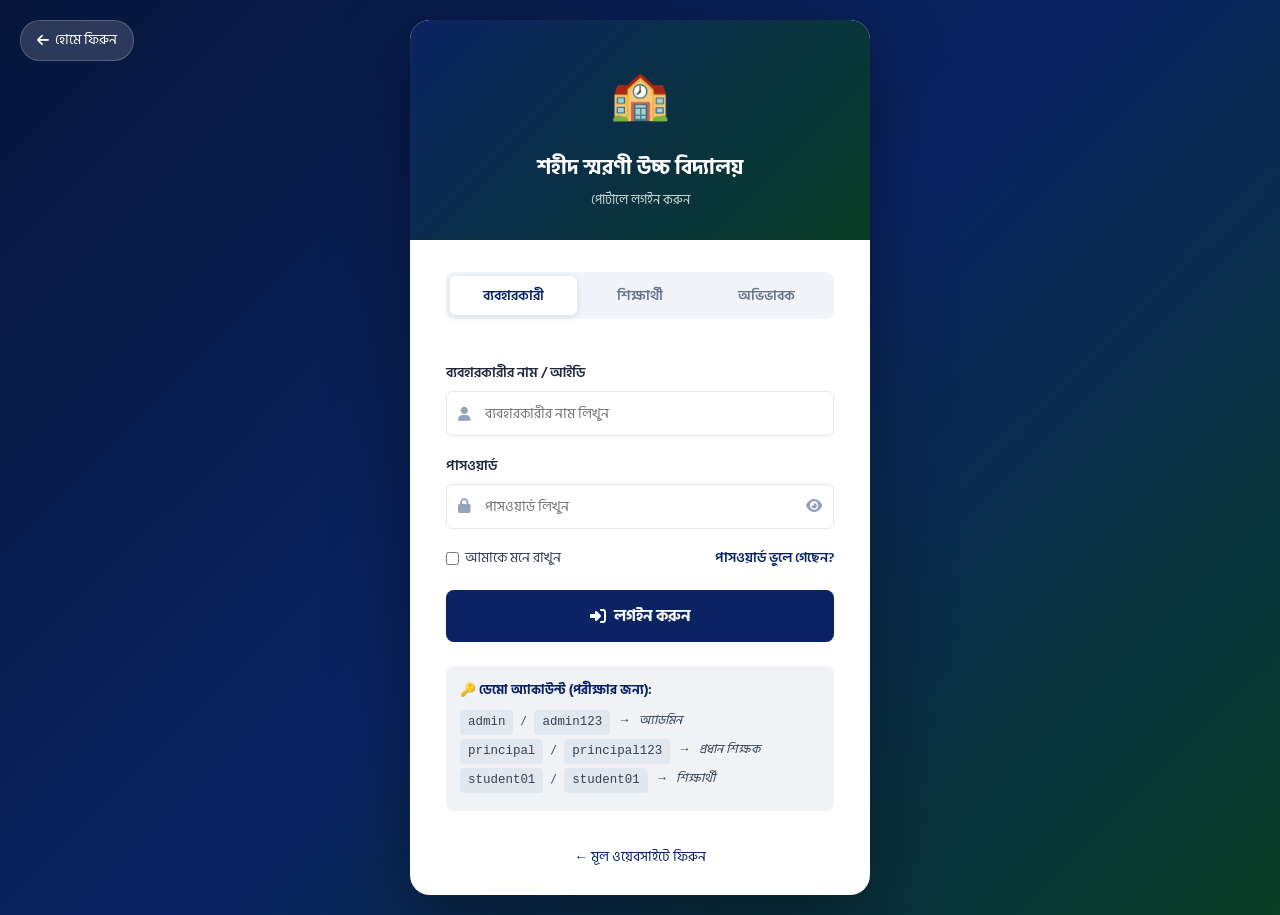
<file: pages/login.html>
<!DOCTYPE html>
<html lang="bn">
<head>
  <meta charset="UTF-8" />
  <meta name="viewport" content="width=device-width, initial-scale=1.0" />
  <title>লগইন | শহীদ স্মরণী উচ্চ বিদ্যালয়</title>
  <link rel="stylesheet" href="../css/style.css" />
  <link rel="stylesheet" href="../css/animations.css" />
  <link href="https://fonts.googleapis.com/css2?family=Hind+Siliguri:wght@300;400;500;600;700&family=Inter:wght@400;500;600;700&display=swap" rel="stylesheet" />
  <link rel="stylesheet" href="https://cdnjs.cloudflare.com/ajax/libs/font-awesome/6.5.0/css/all.min.css" />
  <style>
    body { background: linear-gradient(135deg, #06163a 0%, #0a2463 50%, #093d25 100%); min-height: 100vh; display: flex; align-items: center; justify-content: center; }
    .login-wrapper { width: 100%; padding: 20px; display: flex; align-items: center; justify-content: center; min-height: 100vh; }
    .login-box { background: white; border-radius: 20px; width: 100%; max-width: 460px; overflow: hidden; box-shadow: 0 30px 80px rgba(0,0,0,0.4); animation: scaleIn 0.5s ease; }
    .login-header { background: linear-gradient(135deg, var(--navy) 0%, var(--green-dark) 100%); padding: 36px 36px 28px; text-align: center; color: white; }
    .login-logo { font-size: 3rem; margin-bottom: 12px; }
    .login-header h2 { font-size: 1.3rem; font-weight: 700; margin-bottom: 4px; }
    .login-header p { font-size: 0.83rem; opacity: 0.8; }
    .login-body { padding: 32px 36px; }
    .login-tabs { display: flex; gap: 0; margin-bottom: 24px; background: var(--light-gray); border-radius: 8px; padding: 4px; }
    .login-tab { flex: 1; padding: 8px; text-align: center; border-radius: 6px; font-size: 0.875rem; font-weight: 600; cursor: pointer; transition: all 0.2s; color: var(--text-light); }
    .login-tab.active { background: white; color: var(--navy); box-shadow: 0 2px 8px rgba(0,0,0,0.1); }
    .form-group { margin-bottom: 18px; position: relative; }
    .input-with-icon { position: relative; }
    .input-icon { position: absolute; left: 12px; top: 50%; transform: translateY(-50%); color: var(--gray); font-size: 0.9rem; }
    .input-with-icon .form-control { padding-left: 38px; }
    .password-toggle { position: absolute; right: 12px; top: 50%; transform: translateY(-50%); color: var(--gray); cursor: pointer; font-size: 0.9rem; }
    .password-toggle:hover { color: var(--navy); }
    .remember-row { display: flex; align-items: center; justify-content: space-between; margin-bottom: 20px; font-size: 0.85rem; }
    .remember-row label { display: flex; align-items: center; gap: 6px; cursor: pointer; color: var(--text-mid); }
    .forgot-link { color: var(--navy); font-weight: 600; }
    .login-btn { width: 100%; padding: 13px; background: var(--navy); color: white; border: none; border-radius: 8px; font-size: 1rem; font-weight: 700; cursor: pointer; transition: all 0.3s; display: flex; align-items: center; justify-content: center; gap: 8px; font-family: var(--font-bn); }
    .login-btn:hover { background: var(--navy-dark); transform: translateY(-2px); box-shadow: 0 6px 20px rgba(10,36,99,0.35); }
    .login-btn:disabled { opacity: 0.7; cursor: not-allowed; transform: none; }
    .error-msg { color: var(--red); font-size: 0.82rem; margin-top: 4px; display: block; min-height: 18px; }
    .demo-creds { margin-top: 24px; background: rgba(10,36,99,0.06); border-radius: 8px; padding: 14px; }
    .demo-creds h5 { font-size: 0.8rem; font-weight: 700; color: var(--navy); margin-bottom: 8px; }
    .demo-cred-item { display: flex; gap: 8px; font-size: 0.78rem; color: var(--text-mid); margin-bottom: 4px; cursor: pointer; }
    .demo-cred-item:hover { color: var(--navy); }
    .demo-cred-item span { background: var(--mid-gray); padding: 2px 8px; border-radius: 4px; font-family: monospace; }
    .login-footer { padding: 0 36px 24px; text-align: center; }
    .login-footer a { color: var(--navy); font-size: 0.85rem; }
    .back-home { position: fixed; top: 20px; left: 20px; background: rgba(255,255,255,0.15); color: white; padding: 8px 16px; border-radius: 20px; font-size: 0.85rem; display: flex; align-items: center; gap: 6px; backdrop-filter: blur(10px); border: 1px solid rgba(255,255,255,0.2); }
    .back-home:hover { background: rgba(255,255,255,0.25); }
  </style>
</head>
<body>

<a href="../index.html" class="back-home"><i class="fas fa-arrow-left"></i> হোমে ফিরুন</a>

<div class="login-wrapper">
  <div class="login-box">
    <div class="login-header">
      <div class="login-logo">🏫</div>
      <h2>শহীদ স্মরণী উচ্চ বিদ্যালয়</h2>
      <p>পোর্টালে লগইন করুন</p>
    </div>
    <div class="login-body">
      <div class="login-tabs">
        <div class="login-tab active" onclick="switchTab('user')">ব্যবহারকারী</div>
        <div class="login-tab" onclick="switchTab('student')">শিক্ষার্থী</div>
        <div class="login-tab" onclick="switchTab('parent')">অভিভাবক</div>
      </div>

      <form id="loginForm" autocomplete="off">
        <span id="loginError" class="error-msg"></span>
        <div class="form-group">
          <label class="form-label">ব্যবহারকারীর নাম / আইডি</label>
          <div class="input-with-icon">
            <i class="fas fa-user input-icon"></i>
            <input type="text" name="username" id="username" class="form-control" placeholder="ব্যবহারকারীর নাম লিখুন" required />
          </div>
        </div>
        <div class="form-group">
          <label class="form-label">পাসওয়ার্ড</label>
          <div class="input-with-icon">
            <i class="fas fa-lock input-icon"></i>
            <input type="password" name="password" id="password" class="form-control" placeholder="পাসওয়ার্ড লিখুন" required />
            <button type="button" class="password-toggle" id="togglePassword"><i class="fas fa-eye"></i></button>
          </div>
        </div>
        <div class="remember-row">
          <label><input type="checkbox" /> আমাকে মনে রাখুন</label>
          <a href="#" class="forgot-link">পাসওয়ার্ড ভুলে গেছেন?</a>
        </div>
        <button type="submit" class="login-btn"><i class="fas fa-sign-in-alt"></i> লগইন করুন</button>
      </form>

      <div class="demo-creds">
        <h5>🔑 ডেমো অ্যাকাউন্ট (পরীক্ষার জন্য):</h5>
        <div class="demo-cred-item" onclick="fillCreds('admin','admin123')">
          <span>admin</span> / <span>admin123</span> → <em>অ্যাডমিন</em>
        </div>
        <div class="demo-cred-item" onclick="fillCreds('principal','principal123')">
          <span>principal</span> / <span>principal123</span> → <em>প্রধান শিক্ষক</em>
        </div>
        <div class="demo-cred-item" onclick="fillCreds('student01','student01')">
          <span>student01</span> / <span>student01</span> → <em>শিক্ষার্থী</em>
        </div>
      </div>
    </div>
    <div class="login-footer">
      <a href="../index.html">← মূল ওয়েবসাইটে ফিরুন</a>
    </div>
  </div>
</div>

<script src="../js/main.js"></script>
<script>
function switchTab(tab) {
  document.querySelectorAll('.login-tab').forEach(t => t.classList.remove('active'));
  event.target.classList.add('active');
}
function fillCreds(user, pass) {
  document.getElementById('username').value = user;
  document.getElementById('password').value = pass;
  document.getElementById('loginError').textContent = '';
}
</script>
</body>
</html>
</file>
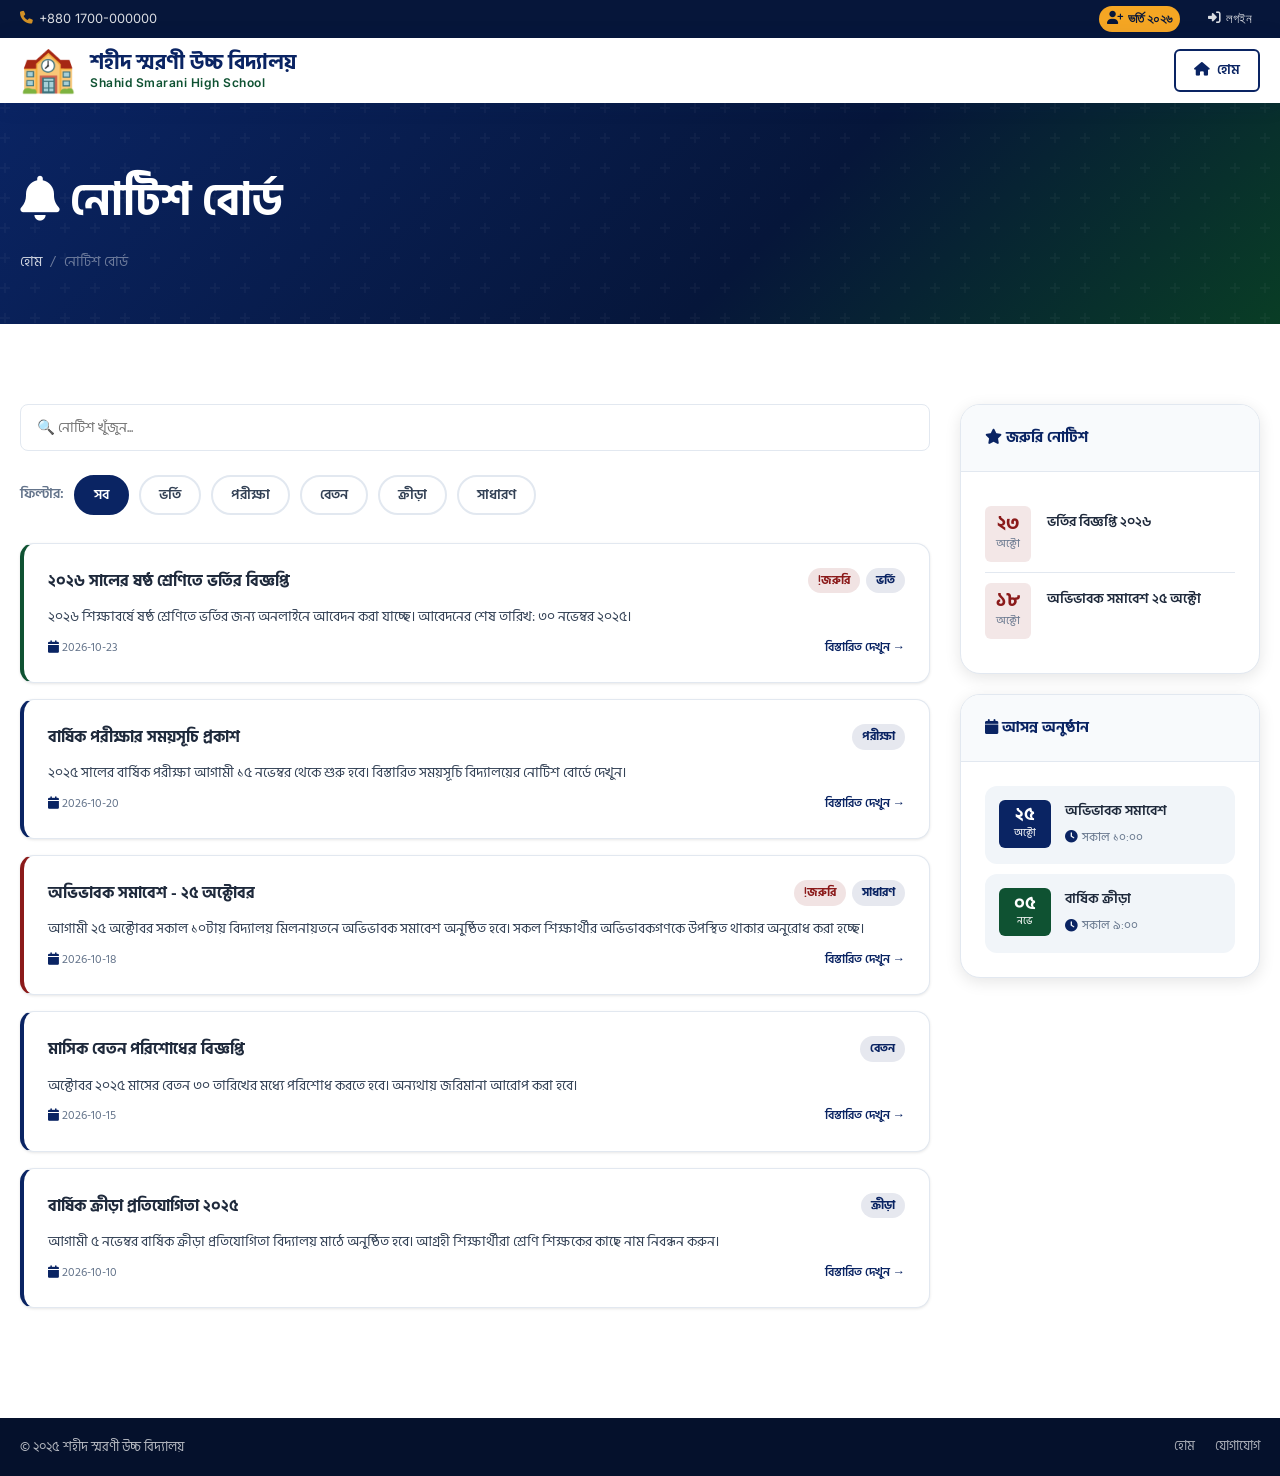
<file: pages/notice.html>
<!DOCTYPE html>
<html lang="bn">
<head>
  <meta charset="UTF-8" />
  <meta name="viewport" content="width=device-width, initial-scale=1.0" />
  <title>নোটিশ বোর্ড | শহীদ স্মরণী উচ্চ বিদ্যালয়</title>
  <link rel="stylesheet" href="../css/style.css" />
  <link rel="stylesheet" href="../css/animations.css" />
  <link href="https://fonts.googleapis.com/css2?family=Hind+Siliguri:wght@300;400;500;600;700&display=swap" rel="stylesheet" />
  <link rel="stylesheet" href="https://cdnjs.cloudflare.com/ajax/libs/font-awesome/6.5.0/css/all.min.css" />
  <style>
    .notice-filter-bar { display:flex; gap:10px; flex-wrap:wrap; margin-bottom:28px; align-items:center; }
    .filter-btn { padding:7px 18px; border-radius:20px; border:2px solid var(--mid-gray); font-size:0.85rem; font-weight:600; cursor:pointer; transition:all 0.2s; color:var(--text-mid); background:white; }
    .filter-btn.active { background:var(--navy); color:white; border-color:var(--navy); }
    .filter-btn:hover { border-color:var(--navy); color:var(--navy); }
    .notice-grid { display:flex; flex-direction:column; gap:16px; }
    .notice-item-full { background:white; border-radius:14px; padding:24px; box-shadow:var(--shadow-sm); border:1px solid var(--mid-gray); border-left:4px solid var(--navy); transition:all 0.3s; cursor:pointer; }
    .notice-item-full:hover { box-shadow:var(--shadow-md); transform:translateX(4px); }
    .notice-item-full.important { border-left-color:var(--red); }
    .notice-item-full.admission { border-left-color:var(--green); }
    .notice-header { display:flex; justify-content:space-between; align-items:flex-start; flex-wrap:wrap; gap:8px; margin-bottom:10px; }
    .notice-item-full h4 { font-size:1rem; font-weight:700; color:var(--text-dark); }
    .notice-meta { display:flex; gap:12px; align-items:center; flex-wrap:wrap; font-size:0.78rem; color:var(--text-light); margin-top:8px; }
    .notice-meta i { color:var(--navy); }
    .notice-item-full p.excerpt { font-size:0.875rem; color:var(--text-mid); margin-top:8px; line-height:1.7; }
    .search-bar { display:flex; gap:12px; margin-bottom:24px; }
    .search-bar input { flex:1; padding:11px 16px; border:1.5px solid var(--mid-gray); border-radius:8px; font-size:0.9rem; font-family:var(--font-bn); }
    .search-bar input:focus { outline:none; border-color:var(--navy); }
  </style>
</head>
<body>
<div class="top-bar"><div class="container"><div class="top-bar-left"><span><i class="fas fa-phone"></i> +880 1700-000000</span></div><div class="top-bar-right"><a href="admission-form.html" class="top-link highlight"><i class="fas fa-user-plus"></i> ভর্তি ২০২৬</a><a href="login.html" class="top-link"><i class="fas fa-sign-in-alt"></i> লগইন</a></div></div></div>
<header class="header" id="header"><div class="container"><div class="header-inner"><div class="logo-area"><div class="logo-icon">🏫</div><div class="logo-text"><h1 class="school-name-bn">শহীদ স্মরণী উচ্চ বিদ্যালয়</h1><p class="school-name-en">Shahid Smarani High School</p></div></div><a href="../index.html" class="btn btn-primary-outline btn-sm"><i class="fas fa-home"></i> হোম</a></div></div></header>

<div class="page-header"><div class="container"><div class="page-header-content"><h1><i class="fas fa-bell"></i> নোটিশ বোর্ড</h1><div class="breadcrumb"><a href="../index.html">হোম</a><span>/</span><span>নোটিশ বোর্ড</span></div></div></div></div>

<section class="section-padding">
  <div class="container">
    <div style="display:grid;grid-template-columns:1fr 300px;gap:30px;align-items:flex-start;">
      <div>
        <!-- SEARCH -->
        <div class="search-bar">
          <input type="text" id="noticeSearch" placeholder="🔍 নোটিশ খুঁজুন..." />
        </div>

        <!-- FILTER -->
        <div class="notice-filter-bar">
          <span style="font-size:0.85rem;font-weight:600;color:var(--text-light);">ফিল্টার:</span>
          <button class="filter-btn active" data-category="all">সব</button>
          <button class="filter-btn" data-category="ভর্তি">ভর্তি</button>
          <button class="filter-btn" data-category="পরীক্ষা">পরীক্ষা</button>
          <button class="filter-btn" data-category="বেতন">বেতন</button>
          <button class="filter-btn" data-category="ক্রীড়া">ক্রীড়া</button>
          <button class="filter-btn" data-category="সাধারণ">সাধারণ</button>
        </div>

        <!-- NOTICES LIST -->
        <div class="notice-grid" id="noticeContainer">
          <div class="empty-state"><div class="empty-state-icon"><i class="fas fa-spinner fa-spin"></i></div><p>নোটিশ লোড হচ্ছে...</p></div>
        </div>

        <div class="pagination" id="pagination"></div>
      </div>

      <!-- SIDEBAR -->
      <div>
        <div class="card" style="margin-bottom:20px;">
          <div class="card-header"><h4 style="color:var(--navy);font-size:0.95rem;font-weight:700;"><i class="fas fa-star"></i> জরুরি নোটিশ</h4></div>
          <div class="card-body" id="urgentNotices">
            <div class="notice-item" style="padding:10px 0;">
              <div class="notice-date" style="background:rgba(139,26,26,0.1);"><span class="day" style="color:var(--red);">২৩</span><span class="month">অক্টো</span></div>
              <div class="notice-content"><h4 style="font-size:0.875rem;"><a href="#">ভর্তির বিজ্ঞপ্তি ২০২৬</a></h4></div>
            </div>
            <div class="notice-item" style="padding:10px 0;">
              <div class="notice-date" style="background:rgba(139,26,26,0.1);"><span class="day" style="color:var(--red);">১৮</span><span class="month">অক্টো</span></div>
              <div class="notice-content"><h4 style="font-size:0.875rem;"><a href="#">অভিভাবক সমাবেশ ২৫ অক্টো</a></h4></div>
            </div>
          </div>
        </div>

        <div class="card">
          <div class="card-header"><h4 style="color:var(--navy);font-size:0.95rem;font-weight:700;"><i class="fas fa-calendar"></i> আসন্ন অনুষ্ঠান</h4></div>
          <div class="card-body">
            <div class="event-card" style="margin-bottom:10px;">
              <div class="event-date-box" style="background:var(--navy);width:48px;height:48px;flex-shrink:0;"><span class="event-day" style="font-size:1.1rem;">২৫</span><span class="event-month">অক্টো</span></div>
              <div class="event-info"><h4 style="font-size:0.85rem;">অভিভাবক সমাবেশ</h4><p><i class="fas fa-clock"></i> সকাল ১০:০০</p></div>
            </div>
            <div class="event-card">
              <div class="event-date-box" style="background:var(--green);width:48px;height:48px;flex-shrink:0;"><span class="event-day" style="font-size:1.1rem;">০৫</span><span class="event-month">নভে</span></div>
              <div class="event-info"><h4 style="font-size:0.85rem;">বার্ষিক ক্রীড়া</h4><p><i class="fas fa-clock"></i> সকাল ৯:০০</p></div>
            </div>
          </div>
        </div>
      </div>
    </div>
  </div>
</section>

<footer class="footer"><div class="footer-bottom"><div class="container"><p>© ২০২৫ শহীদ স্মরণী উচ্চ বিদ্যালয়</p><div class="footer-bottom-links"><a href="../index.html">হোম</a><a href="contact.html">যোগাযোগ</a></div></div></div></footer>
<button class="back-to-top" id="backToTop" onclick="scrollToTop()"><i class="fas fa-chevron-up"></i></button>
<script src="../js/main.js"></script>
<script>
const catColors = { ভর্তি: 'var(--green)', পরীক্ষা: 'var(--navy)', বেতন: 'var(--gold)', ক্রীড়া: 'var(--purple)', সাধারণ: 'var(--dark-gray)', জরুরি: 'var(--red)' };

function renderNotices(filter = 'all', search = '') {
  const notices = DB.get('notices').filter(n => n.published);
  const filtered = notices.filter(n => {
    const matchCat = filter === 'all' || n.category === filter;
    const matchSearch = !search || n.title.includes(search) || (n.content && n.content.includes(search));
    return matchCat && matchSearch;
  });
  const container = document.getElementById('noticeContainer');
  if (!filtered.length) {
    container.innerHTML = `<div class="empty-state"><div class="empty-state-icon"><i class="fas fa-bell-slash"></i></div><h3>কোনো নোটিশ নেই</h3><p>এই বিভাগে কোনো নোটিশ পাওয়া যায়নি।</p></div>`;
    return;
  }
  container.innerHTML = filtered.map(n => `
    <div class="notice-item-full ${n.important ? 'important' : ''} ${n.category === 'ভর্তি' ? 'admission' : ''}" data-category="${n.category}" onclick="window.location.href='notice-detail.html?id=${n.id}'">
      <div class="notice-header">
        <h4>${n.title}</h4>
        <div style="display:flex;gap:6px;flex-wrap:wrap;">
          ${n.important ? '<span class="badge badge-danger"><i class="fas fa-exclamation"></i> জরুরি</span>' : ''}
          <span class="badge badge-info">${n.category}</span>
        </div>
      </div>
      <p class="excerpt">${n.content ? n.content.substring(0, 180) + (n.content.length > 180 ? '...' : '') : ''}</p>
      <div class="notice-meta">
        <span><i class="fas fa-calendar"></i> ${n.date}</span>
        <span style="margin-left:auto;color:var(--navy);font-weight:600;">বিস্তারিত দেখুন →</span>
      </div>
    </div>
  `).join('');
}

// Filter buttons
document.querySelectorAll('.filter-btn').forEach(btn => {
  btn.addEventListener('click', function() {
    document.querySelectorAll('.filter-btn').forEach(b => b.classList.remove('active'));
    this.classList.add('active');
    renderNotices(this.dataset.category, document.getElementById('noticeSearch').value);
  });
});

// Search
document.getElementById('noticeSearch').addEventListener('input', function() {
  const activeFilter = document.querySelector('.filter-btn.active')?.dataset.category || 'all';
  renderNotices(activeFilter, this.value);
});

document.addEventListener('DOMContentLoaded', () => renderNotices());
</script>
</body>
</html>
</file>
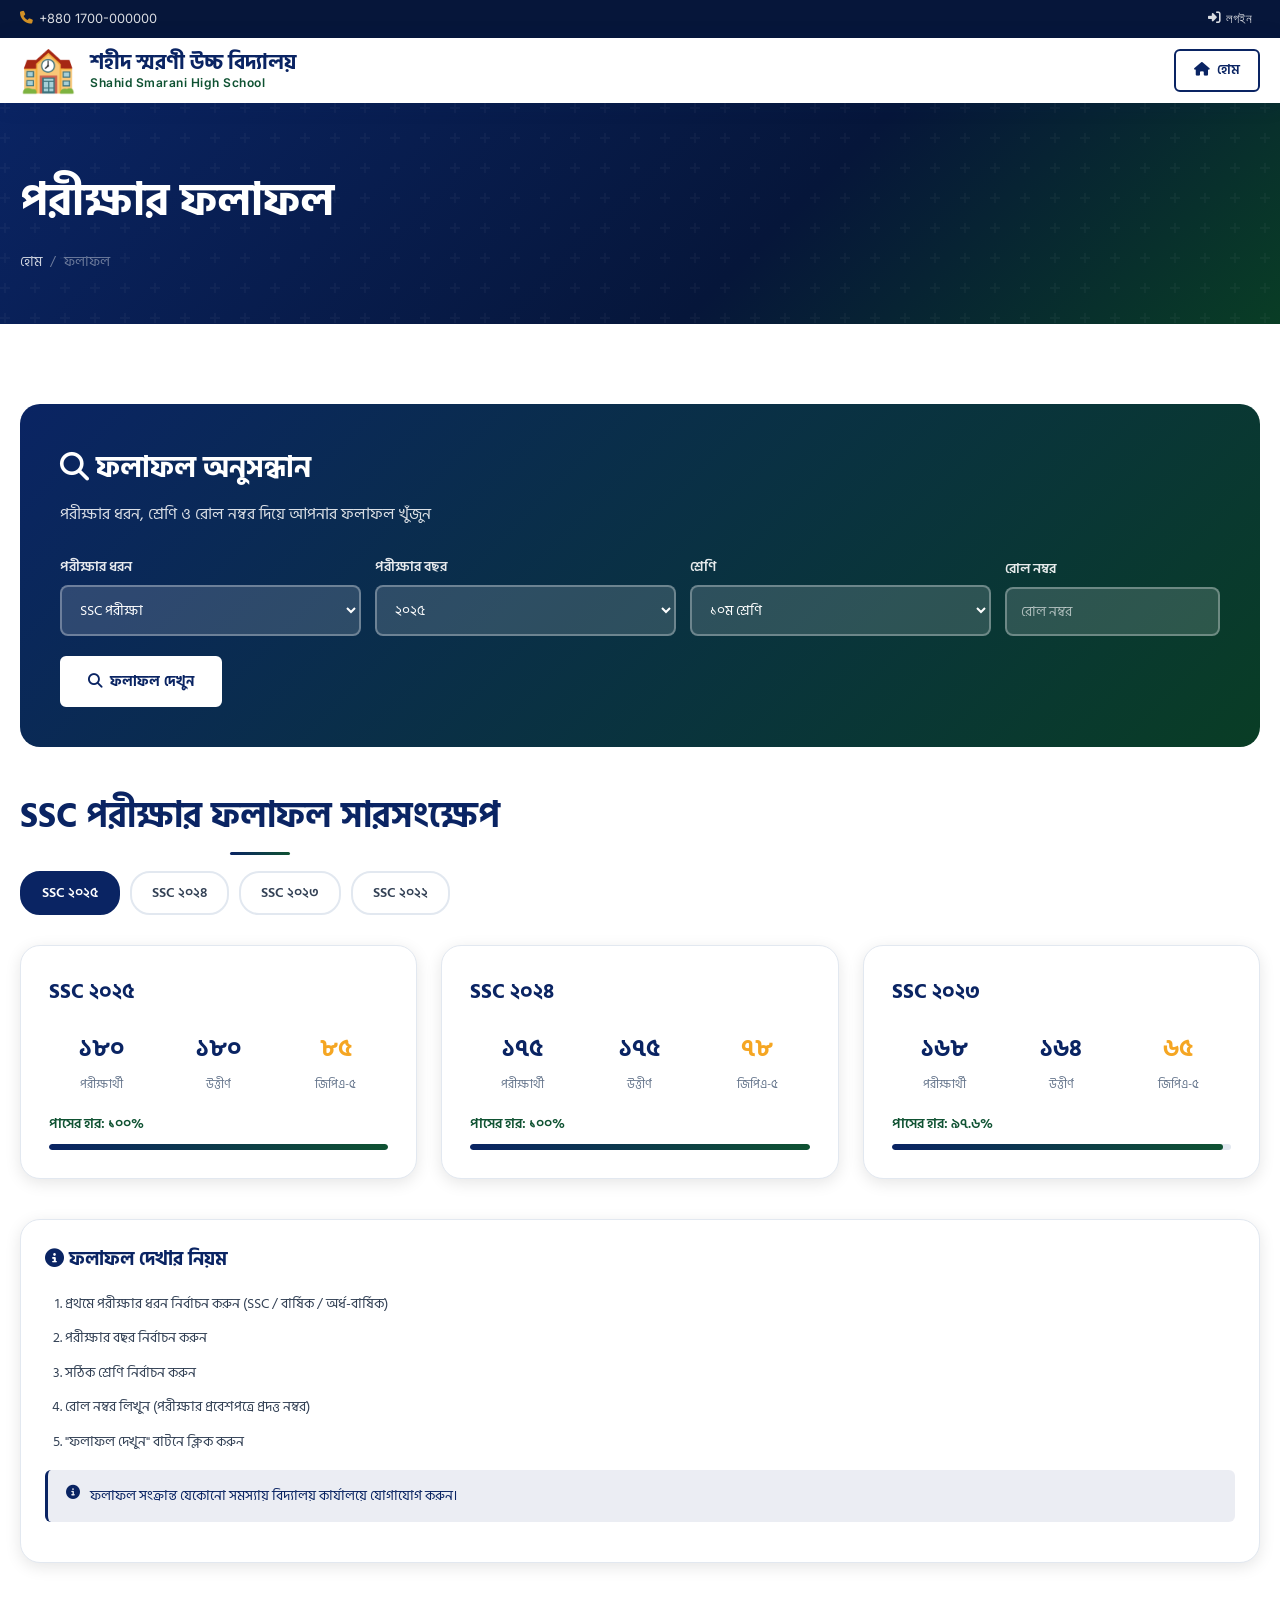
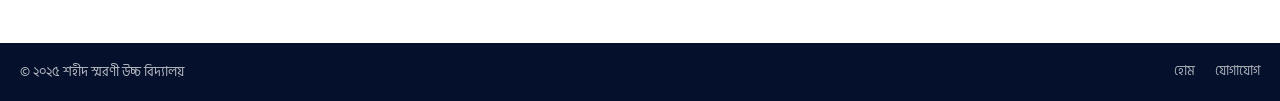
<file: pages/result.html>
<!DOCTYPE html>
<html lang="bn">
<head>
  <meta charset="UTF-8" />
  <meta name="viewport" content="width=device-width, initial-scale=1.0" />
  <title>পরীক্ষার ফলাফল | শহীদ স্মরণী উচ্চ বিদ্যালয়</title>
  <link rel="stylesheet" href="../css/style.css" />
  <link rel="stylesheet" href="../css/animations.css" />
  <link href="https://fonts.googleapis.com/css2?family=Hind+Siliguri:wght@300;400;500;600;700&display=swap" rel="stylesheet" />
  <link rel="stylesheet" href="https://cdnjs.cloudflare.com/ajax/libs/font-awesome/6.5.0/css/all.min.css" />
  <style>
    .result-search-card { background: linear-gradient(135deg, var(--navy) 0%, var(--green-dark) 100%); border-radius: 20px; padding: 40px; color: white; margin-bottom: 40px; }
    .result-search-card h2 { font-size: 1.8rem; font-weight: 800; margin-bottom: 8px; }
    .result-search-card p { opacity: 0.85; margin-bottom: 28px; }
    .result-form-grid { display: grid; grid-template-columns: 1fr 1fr 1fr auto; gap: 14px; align-items: flex-end; }
    .result-form-group { display: flex; flex-direction: column; gap: 6px; }
    .result-form-group label { font-size: 0.85rem; font-weight: 600; opacity: 0.9; }
    .result-input { padding: 11px 14px; border-radius: 8px; border: 2px solid rgba(255,255,255,0.3); background: rgba(255,255,255,0.15); color: white; font-size: 0.9rem; font-family: var(--font-bn); transition: all 0.2s; }
    .result-input::placeholder { color: rgba(255,255,255,0.6); }
    .result-input:focus { outline: none; border-color: rgba(255,255,255,0.8); background: rgba(255,255,255,0.2); }
    .result-input option { background: var(--navy); }
    .result-year-tabs { display: flex; gap: 10px; flex-wrap: wrap; margin-bottom: 30px; }
    .year-tab { padding: 8px 20px; border-radius: 20px; border: 2px solid var(--mid-gray); font-size: 0.875rem; font-weight: 600; cursor: pointer; transition: all 0.2s; color: var(--text-mid); }
    .year-tab.active { background: var(--navy); color: white; border-color: var(--navy); }
  </style>
</head>
<body>
<div class="top-bar"><div class="container"><div class="top-bar-left"><span><i class="fas fa-phone"></i> +880 1700-000000</span></div><div class="top-bar-right"><a href="login.html" class="top-link"><i class="fas fa-sign-in-alt"></i> লগইন</a></div></div></div>
<header class="header" id="header"><div class="container"><div class="header-inner"><div class="logo-area"><div class="logo-icon">🏫</div><div class="logo-text"><h1 class="school-name-bn">শহীদ স্মরণী উচ্চ বিদ্যালয়</h1><p class="school-name-en">Shahid Smarani High School</p></div></div><div><a href="../index.html" class="btn btn-primary-outline btn-sm"><i class="fas fa-home"></i> হোম</a></div></div></div></header>

<div class="page-header"><div class="container"><div class="page-header-content"><h1>পরীক্ষার ফলাফল</h1><div class="breadcrumb"><a href="../index.html">হোম</a><span>/</span><span>ফলাফল</span></div></div></div></div>

<section class="section-padding">
  <div class="container">
    <!-- SEARCH CARD -->
    <div class="result-search-card reveal">
      <h2><i class="fas fa-search"></i> ফলাফল অনুসন্ধান</h2>
      <p>পরীক্ষার ধরন, শ্রেণি ও রোল নম্বর দিয়ে আপনার ফলাফল খুঁজুন</p>
      <form id="resultForm">
        <div class="result-form-grid">
          <div class="result-form-group">
            <label>পরীক্ষার ধরন</label>
            <select name="examType" class="result-input">
              <option value="SSC">SSC পরীক্ষা</option>
              <option value="Annual">বার্ষিক পরীক্ষা</option>
              <option value="HalfYearly">অর্ধ-বার্ষিক পরীক্ষা</option>
            </select>
          </div>
          <div class="result-form-group">
            <label>পরীক্ষার বছর</label>
            <select name="examYear" class="result-input">
              <option value="2025">২০২৫</option>
              <option value="2024">২০২৪</option>
              <option value="2023">২০২৩</option>
            </select>
          </div>
          <div class="result-form-group">
            <label>শ্রেণি</label>
            <select name="class" class="result-input">
              <option value="১০ম">১০ম শ্রেণি</option>
              <option value="৯ম">৯ম শ্রেণি</option>
              <option value="৮ম">৮ম শ্রেণি</option>
              <option value="৭ম">৭ম শ্রেণি</option>
              <option value="৬ষ্ঠ">৬ষ্ঠ শ্রেণি</option>
            </select>
          </div>
          <div class="result-form-group">
            <label>রোল নম্বর</label>
            <input type="number" name="rollNo" class="result-input" placeholder="রোল নম্বর" min="1" />
          </div>
        </div>
        <button type="submit" class="btn btn-white" style="margin-top:20px;"><i class="fas fa-search"></i> ফলাফল দেখুন</button>
      </form>
    </div>

    <div id="resultArea" style="margin-bottom:40px;"></div>

    <!-- PUBLIC EXAM RESULTS TABLE -->
    <h2 class="section-title" style="text-align:left;margin-bottom:24px;">SSC পরীক্ষার ফলাফল সারসংক্ষেপ</h2>
    <div class="result-year-tabs">
      <div class="year-tab active">SSC ২০২৫</div>
      <div class="year-tab">SSC ২০২৪</div>
      <div class="year-tab">SSC ২০২৩</div>
      <div class="year-tab">SSC ২০২২</div>
    </div>

    <div class="results-grid reveal">
      <div class="result-year-card">
        <div class="result-year" style="color:var(--navy);">SSC ২০২৫</div>
        <div class="result-stats">
          <div class="result-stat"><span class="stat-num">১৮০</span><span class="stat-lbl">পরীক্ষার্থী</span></div>
          <div class="result-stat"><span class="stat-num">১৮০</span><span class="stat-lbl">উত্তীর্ণ</span></div>
          <div class="result-stat highlight"><span class="stat-num">৮৫</span><span class="stat-lbl">জিপিএ-৫</span></div>
        </div>
        <div class="result-percentage">পাসের হার: ১০০%</div>
        <div class="result-bar"><div class="result-bar-fill" style="width:100%"></div></div>
      </div>
      <div class="result-year-card">
        <div class="result-year">SSC ২০২৪</div>
        <div class="result-stats">
          <div class="result-stat"><span class="stat-num">১৭৫</span><span class="stat-lbl">পরীক্ষার্থী</span></div>
          <div class="result-stat"><span class="stat-num">১৭৫</span><span class="stat-lbl">উত্তীর্ণ</span></div>
          <div class="result-stat highlight"><span class="stat-num">৭৮</span><span class="stat-lbl">জিপিএ-৫</span></div>
        </div>
        <div class="result-percentage">পাসের হার: ১০০%</div>
        <div class="result-bar"><div class="result-bar-fill" style="width:100%"></div></div>
      </div>
      <div class="result-year-card">
        <div class="result-year">SSC ২০২৩</div>
        <div class="result-stats">
          <div class="result-stat"><span class="stat-num">১৬৮</span><span class="stat-lbl">পরীক্ষার্থী</span></div>
          <div class="result-stat"><span class="stat-num">১৬৪</span><span class="stat-lbl">উত্তীর্ণ</span></div>
          <div class="result-stat highlight"><span class="stat-num">৬৫</span><span class="stat-lbl">জিপিএ-৫</span></div>
        </div>
        <div class="result-percentage">পাসের হার: ৯৭.৬%</div>
        <div class="result-bar"><div class="result-bar-fill" style="width:97.6%"></div></div>
      </div>
    </div>

    <!-- HOW TO SEARCH INFO -->
    <div class="card reveal" style="margin-top:40px;">
      <div class="card-body">
        <h3 style="color:var(--navy);margin-bottom:16px;"><i class="fas fa-info-circle"></i> ফলাফল দেখার নিয়ম</h3>
        <ol style="padding-left:20px;display:flex;flex-direction:column;gap:10px;font-size:0.9rem;color:var(--text-mid);">
          <li>প্রথমে পরীক্ষার ধরন নির্বাচন করুন (SSC / বার্ষিক / অর্ধ-বার্ষিক)</li>
          <li>পরীক্ষার বছর নির্বাচন করুন</li>
          <li>সঠিক শ্রেণি নির্বাচন করুন</li>
          <li>রোল নম্বর লিখুন (পরীক্ষার প্রবেশপত্রে প্রদত্ত নম্বর)</li>
          <li>"ফলাফল দেখুন" বাটনে ক্লিক করুন</li>
        </ol>
        <div class="alert alert-info" style="margin-top:16px;"><i class="fas fa-info-circle"></i> ফলাফল সংক্রান্ত যেকোনো সমস্যায় বিদ্যালয় কার্যালয়ে যোগাযোগ করুন।</div>
      </div>
    </div>
  </div>
</section>

<footer class="footer"><div class="footer-bottom"><div class="container"><p>© ২০২৫ শহীদ স্মরণী উচ্চ বিদ্যালয়</p><div class="footer-bottom-links"><a href="../index.html">হোম</a><a href="contact.html">যোগাযোগ</a></div></div></div></footer>
<button class="back-to-top" id="backToTop" onclick="scrollToTop()"><i class="fas fa-chevron-up"></i></button>
<script src="../js/main.js"></script>
<script>
// Demo hint: Roll 1, 2025, ১০ম
document.getElementById('resultForm').addEventListener('submit', function(e) {
  e.preventDefault();
  const roll = parseInt(this.rollNo.value);
  const year = parseInt(this.examYear.value);
  const cls = this.class.value;
  const allResults = DB.get('results');
  const examResult = allResults.find(r => r.year == year && r.class === cls);
  const resultArea = document.getElementById('resultArea');
  if (!examResult) { resultArea.innerHTML = '<div class="alert alert-warning" style="margin-bottom:20px;"><i class="fas fa-exclamation-triangle"></i> এই পরীক্ষার ফলাফল এখনও প্রকাশিত হয়নি বা পাওয়া যায়নি।</div>'; return; }
  const student = examResult.entries.find(s => s.roll === roll);
  if (!student) { resultArea.innerHTML = '<div class="alert alert-danger" style="margin-bottom:20px;"><i class="fas fa-times-circle"></i> এই রোল নম্বরে কোনো ফলাফল পাওয়া যায়নি। <br/><small>ডেমো: SSC ২০২৫, ১০ম শ্রেণি, রোল ১ বা ২ দিয়ে চেষ্টা করুন।</small></div>'; return; }
  resultArea.innerHTML = buildResultCard(student, examResult);
  resultArea.scrollIntoView({ behavior: 'smooth', block: 'start' });
});
</script>
</body>
</html>
</file>
<file: css/style.css>
/* =============================================
   SHAHID SMARANI HIGH SCHOOL - MAIN STYLESHEET
   ============================================= */

/* ---- GOOGLE FONTS & VARIABLES ---- */
@import url('https://fonts.googleapis.com/css2?family=Hind+Siliguri:wght@300;400;500;600;700&family=Inter:wght@300;400;500;600;700;800&display=swap');

:root {
  --navy: #0a2463;
  --navy-dark: #06163a;
  --navy-light: #1a3a6b;
  --green: #0f5232;
  --green-dark: #093d25;
  --green-light: #2d6a4f;
  --red: #8b1a1a;
  --purple: #5c2d91;
  --gold: #f5a623;
  --white: #ffffff;
  --off-white: #f8fafc;
  --light-gray: #f1f5f9;
  --mid-gray: #e2e8f0;
  --gray: #94a3b8;
  --dark-gray: #475569;
  --text-dark: #1e293b;
  --text-mid: #334155;
  --text-light: #64748b;
  --shadow-sm: 0 1px 3px rgba(0,0,0,0.1);
  --shadow-md: 0 4px 16px rgba(0,0,0,0.1);
  --shadow-lg: 0 8px 32px rgba(0,0,0,0.15);
  --shadow-xl: 0 20px 60px rgba(0,0,0,0.2);
  --radius-sm: 6px;
  --radius-md: 12px;
  --radius-lg: 20px;
  --radius-full: 9999px;
  --transition: all 0.3s ease;
  --font-bn: 'Hind Siliguri', sans-serif;
  --font-en: 'Inter', sans-serif;
}

/* ---- RESET & BASE ---- */
*, *::before, *::after { box-sizing: border-box; margin: 0; padding: 0; }
html { scroll-behavior: smooth; font-size: 16px; }
body {
  font-family: var(--font-bn);
  color: var(--text-dark);
  background: var(--white);
  line-height: 1.7;
  overflow-x: hidden;
}
a { text-decoration: none; color: inherit; transition: var(--transition); }
ul { list-style: none; }
img { max-width: 100%; height: auto; }
button { cursor: pointer; border: none; background: none; font-family: var(--font-bn); }
input, textarea, select { font-family: var(--font-bn); }

/* ---- CONTAINER ---- */
.container {
  max-width: 1280px;
  margin: 0 auto;
  padding: 0 20px;
}

/* ---- PRELOADER ---- */
#preloader {
  position: fixed; inset: 0;
  background: var(--navy-dark);
  display: flex; align-items: center; justify-content: center;
  z-index: 9999;
  transition: opacity 0.5s ease, visibility 0.5s ease;
}
#preloader.hidden { opacity: 0; visibility: hidden; }
.preloader-inner { text-align: center; color: white; }
.preloader-icon { font-size: 4rem; margin-bottom: 16px; }
.preloader-spinner {
  width: 40px; height: 40px;
  border: 3px solid rgba(255,255,255,0.2);
  border-top-color: white;
  border-radius: 50%;
  animation: spin 0.8s linear infinite;
  margin: 16px auto;
}
.preloader-inner p { font-size: 1rem; opacity: 0.8; }
@keyframes spin { to { transform: rotate(360deg); } }

/* ---- TOP BAR ---- */
.top-bar {
  background: var(--navy-dark);
  color: white;
  font-size: 0.8rem;
  padding: 6px 0;
  font-family: var(--font-en);
}
.top-bar .container {
  display: flex; align-items: center;
  justify-content: space-between; flex-wrap: wrap; gap: 8px;
}
.top-bar-left, .top-bar-right { display: flex; align-items: center; gap: 20px; flex-wrap: wrap; }
.top-bar-left span { display: flex; align-items: center; gap: 6px; opacity: 0.85; }
.top-bar-left i { color: var(--gold); }
.top-link {
  color: rgba(255,255,255,0.85);
  display: flex; align-items: center; gap: 5px;
  padding: 2px 8px;
  border-radius: var(--radius-full);
  transition: var(--transition);
}
.top-link:hover { color: white; background: rgba(255,255,255,0.1); }
.top-link.highlight {
  background: var(--gold);
  color: var(--navy-dark);
  font-weight: 600;
}
.top-link.highlight:hover { background: #ffb733; }

/* ---- HEADER ---- */
.header {
  position: sticky; top: 0; z-index: 1000;
  background: white;
  box-shadow: 0 2px 20px rgba(10,36,99,0.12);
  transition: var(--transition);
}
.header.scrolled {
  box-shadow: 0 4px 30px rgba(10,36,99,0.18);
}
.header-inner {
  display: flex; align-items: center;
  justify-content: space-between;
  padding: 10px 0;
  gap: 20px;
}
.logo-area {
  display: flex; align-items: center; gap: 14px;
  flex-shrink: 0;
}
.logo-icon { font-size: 2.8rem; line-height: 1; }
.logo-text { line-height: 1.2; }
.school-name-bn {
  font-size: 1.3rem; font-weight: 700;
  color: var(--navy); line-height: 1.3;
}
.school-name-en {
  font-size: 0.75rem; color: var(--green);
  font-family: var(--font-en); font-weight: 600;
  letter-spacing: 0.5px;
}
.school-est { font-size: 0.65rem; color: var(--gray); margin-top: 2px; }

/* ---- NAVIGATION ---- */
.main-nav { flex: 1; }
.nav-list {
  display: flex; align-items: center;
  justify-content: flex-end;
  gap: 4px; flex-wrap: wrap;
}
.nav-link {
  display: flex; align-items: center; gap: 4px;
  padding: 8px 12px;
  font-size: 0.9rem; font-weight: 500;
  color: var(--text-mid);
  border-radius: var(--radius-sm);
  transition: var(--transition);
  position: relative;
}
.nav-link:hover, .nav-link.active {
  color: var(--navy);
  background: rgba(10,36,99,0.06);
}
.nav-link.active::after {
  content: '';
  position: absolute; bottom: 4px; left: 12px; right: 12px;
  height: 2px; background: var(--navy);
  border-radius: 2px;
}
.nav-link i { font-size: 0.65rem; opacity: 0.7; }

/* Dropdown */
.dropdown { position: relative; }
.dropdown-menu {
  position: absolute; top: 100%; left: 0;
  background: white;
  border-radius: var(--radius-md);
  box-shadow: var(--shadow-xl);
  min-width: 220px;
  padding: 8px 0;
  opacity: 0; visibility: hidden;
  transform: translateY(-10px);
  transition: all 0.25s ease;
  border: 1px solid var(--mid-gray);
  z-index: 100;
}
.dropdown:hover .dropdown-menu {
  opacity: 1; visibility: visible;
  transform: translateY(0);
}
.dropdown-menu li a {
  display: block;
  padding: 10px 18px;
  font-size: 0.875rem;
  color: var(--text-mid);
  transition: var(--transition);
}
.dropdown-menu li a:hover {
  background: rgba(10,36,99,0.06);
  color: var(--navy);
  padding-left: 24px;
}

/* Hamburger */
.hamburger {
  display: none; flex-direction: column;
  gap: 5px; padding: 8px;
  border-radius: var(--radius-sm);
}
.hamburger span {
  display: block; width: 22px; height: 2px;
  background: var(--navy);
  transition: var(--transition);
  border-radius: 2px;
}
.hamburger.active span:nth-child(1) { transform: translateY(7px) rotate(45deg); }
.hamburger.active span:nth-child(2) { opacity: 0; }
.hamburger.active span:nth-child(3) { transform: translateY(-7px) rotate(-45deg); }

/* ---- HERO SECTION ---- */
.hero {
  position: relative;
  min-height: 92vh;
  overflow: hidden;
}
.hero-slider { position: relative; width: 100%; height: 92vh; }
.hero-slide {
  position: absolute; inset: 0;
  display: flex; align-items: center;
  opacity: 0; transition: opacity 1s ease;
}
.hero-slide.active { opacity: 1; }
.hero-content {
  max-width: 700px;
  color: white;
  padding: 40px 0;
}
.hero-badge {
  display: inline-block;
  background: rgba(255,255,255,0.2);
  border: 1px solid rgba(255,255,255,0.3);
  backdrop-filter: blur(10px);
  padding: 6px 18px;
  border-radius: var(--radius-full);
  font-size: 0.875rem;
  margin-bottom: 20px;
  font-weight: 500;
}
.hero-title {
  font-size: clamp(2rem, 5vw, 3.5rem);
  font-weight: 700;
  line-height: 1.2;
  margin-bottom: 12px;
  text-shadow: 0 2px 10px rgba(0,0,0,0.3);
}
.hero-subtitle {
  font-size: clamp(1rem, 2.5vw, 1.4rem);
  font-weight: 500;
  color: rgba(255,255,255,0.9);
  margin-bottom: 16px;
}
.hero-desc {
  font-size: 1rem;
  color: rgba(255,255,255,0.8);
  margin-bottom: 32px;
  max-width: 560px;
  line-height: 1.8;
}
.hero-buttons { display: flex; gap: 14px; flex-wrap: wrap; }
.hero-controls {
  position: absolute; bottom: 30px; left: 50%;
  transform: translateX(-50%);
  display: flex; align-items: center; gap: 16px;
  z-index: 10;
}
.hero-prev, .hero-next {
  width: 42px; height: 42px;
  background: rgba(255,255,255,0.2);
  border: 2px solid rgba(255,255,255,0.4);
  border-radius: 50%;
  color: white; font-size: 0.9rem;
  display: flex; align-items: center; justify-content: center;
  transition: var(--transition);
  backdrop-filter: blur(10px);
}
.hero-prev:hover, .hero-next:hover {
  background: rgba(255,255,255,0.35);
}
.hero-dots { display: flex; gap: 8px; }
.dot {
  width: 8px; height: 8px;
  border-radius: 50%;
  background: rgba(255,255,255,0.5);
  cursor: pointer;
  transition: var(--transition);
}
.dot.active {
  background: white;
  width: 28px;
  border-radius: 4px;
}
.hero-scroll-indicator {
  position: absolute; bottom: 30px; right: 30px; z-index: 10;
}
.scroll-mouse {
  width: 26px; height: 40px;
  border: 2px solid rgba(255,255,255,0.5);
  border-radius: 13px;
  display: flex; justify-content: center;
  padding-top: 6px;
}
.scroll-wheel {
  width: 4px; height: 8px;
  background: white;
  border-radius: 2px;
  animation: scrollAnim 1.5s infinite;
}
@keyframes scrollAnim {
  0% { transform: translateY(0); opacity: 1; }
  100% { transform: translateY(14px); opacity: 0; }
}

/* ---- BUTTONS ---- */
.btn {
  display: inline-flex; align-items: center; gap: 8px;
  padding: 12px 26px;
  border-radius: var(--radius-sm);
  font-weight: 600; font-size: 0.9rem;
  transition: var(--transition);
  cursor: pointer;
  white-space: nowrap;
  border: 2px solid transparent;
}
.btn-lg { padding: 14px 32px; font-size: 1rem; }
.btn-sm { padding: 8px 18px; font-size: 0.85rem; }
.btn-primary {
  background: var(--navy);
  color: white;
  border-color: var(--navy);
}
.btn-primary:hover {
  background: var(--navy-dark);
  border-color: var(--navy-dark);
  transform: translateY(-2px);
  box-shadow: 0 6px 20px rgba(10,36,99,0.35);
}
.btn-success {
  background: var(--green);
  color: white;
  border-color: var(--green);
}
.btn-success:hover {
  background: var(--green-dark);
  transform: translateY(-2px);
  box-shadow: 0 6px 20px rgba(15,82,50,0.35);
}
.btn-outline {
  background: transparent;
  color: white;
  border-color: rgba(255,255,255,0.6);
}
.btn-outline:hover {
  background: rgba(255,255,255,0.15);
  border-color: white;
}
.btn-primary-outline {
  background: transparent;
  color: var(--navy);
  border-color: var(--navy);
}
.btn-primary-outline:hover {
  background: var(--navy);
  color: white;
}
.btn-white {
  background: white;
  color: var(--navy);
  border-color: white;
  font-weight: 700;
}
.btn-white:hover {
  background: var(--off-white);
  transform: translateY(-2px);
}
.btn-primary-sm {
  background: var(--navy);
  color: white;
  padding: 8px 16px;
  border-radius: var(--radius-sm);
  font-size: 0.8rem;
  font-weight: 600;
  border: none;
}
.ml-2 { margin-left: 8px; }

/* ---- QUICK LINKS ---- */
.quick-links {
  background: white;
  padding: 0;
  position: relative;
  z-index: 10;
  box-shadow: 0 4px 20px rgba(0,0,0,0.08);
}
.quick-links-grid {
  display: grid;
  grid-template-columns: repeat(8, 1fr);
  gap: 0;
}
.quick-link-card {
  display: flex; flex-direction: column;
  align-items: center; gap: 10px;
  padding: 20px 12px;
  transition: var(--transition);
  border-right: 1px solid var(--mid-gray);
  color: var(--text-mid);
}
.quick-link-card:last-child { border-right: none; }
.quick-link-card:hover { background: var(--light-gray); color: var(--navy); }
.ql-icon {
  width: 48px; height: 48px;
  border-radius: var(--radius-md);
  display: flex; align-items: center; justify-content: center;
  color: white; font-size: 1.2rem;
  transition: var(--transition);
}
.quick-link-card:hover .ql-icon { transform: translateY(-3px); box-shadow: 0 6px 16px rgba(0,0,0,0.25); }
.quick-link-card span { font-size: 0.8rem; font-weight: 500; text-align: center; }

/* ---- SECTION UTILITIES ---- */
.section-padding { padding: 80px 0; }
.bg-light { background: var(--light-gray); }
.bg-dark { background: var(--navy-dark); }
.section-header { text-align: center; margin-bottom: 50px; }
.section-title {
  font-size: clamp(1.6rem, 3vw, 2.2rem);
  font-weight: 700;
  color: var(--navy);
  margin-bottom: 12px;
  position: relative;
  display: inline-block;
}
.section-title::after {
  content: '';
  position: absolute;
  bottom: -8px; left: 50%; transform: translateX(-50%);
  width: 60px; height: 3px;
  background: linear-gradient(to right, var(--navy), var(--green));
  border-radius: 2px;
}
.section-subtitle {
  color: var(--text-light);
  font-size: 1rem;
  margin-top: 16px;
}
.text-white { color: white !important; }
.text-light { color: rgba(255,255,255,0.75) !important; }
.section-header .section-title.text-white::after {
  background: linear-gradient(to right, white, rgba(255,255,255,0.5));
}
.section-footer { text-align: center; margin-top: 40px; }
.section-header-inline {
  display: flex; align-items: center; gap: 12px;
  margin-bottom: 20px;
  padding-bottom: 14px;
  border-bottom: 2px solid var(--mid-gray);
}
.section-icon {
  width: 38px; height: 38px;
  border-radius: var(--radius-sm);
  display: flex; align-items: center; justify-content: center;
  color: white; font-size: 0.9rem;
  flex-shrink: 0;
}
.section-title-sm {
  font-size: 1.15rem; font-weight: 700; color: var(--navy); flex: 1;
}
.view-all-link { font-size: 0.85rem; color: var(--navy); font-weight: 600; }
.view-all-link:hover { color: var(--green); }

/* ---- NOTICE & EVENTS ---- */
.notice-events-section { background: white; }
.notice-events-grid {
  display: grid;
  grid-template-columns: 1fr 400px;
  gap: 30px;
}
.notice-board, .events-panel {
  background: white;
  border-radius: var(--radius-lg);
  padding: 28px;
  box-shadow: var(--shadow-md);
  border: 1px solid var(--mid-gray);
}
.notice-list { display: flex; flex-direction: column; gap: 0; }
.notice-item {
  display: flex; gap: 16px;
  padding: 16px 0;
  border-bottom: 1px solid var(--mid-gray);
  transition: var(--transition);
}
.notice-item:last-child { border-bottom: none; }
.notice-item:hover { padding-left: 6px; }
.notice-date {
  display: flex; flex-direction: column;
  align-items: center;
  min-width: 46px;
  background: var(--light-gray);
  border-radius: var(--radius-sm);
  padding: 8px 6px;
  text-align: center;
  flex-shrink: 0;
  height: fit-content;
}
.notice-date .day { font-size: 1.2rem; font-weight: 700; color: var(--navy); line-height: 1; }
.notice-date .month { font-size: 0.7rem; color: var(--text-light); margin-top: 2px; }
.notice-item.new .notice-date { background: rgba(10,36,99,0.08); }
.notice-item.new .notice-date .day { color: var(--navy); }
.notice-content { flex: 1; }
.notice-content h4 { font-size: 0.95rem; font-weight: 600; margin: 4px 0; }
.notice-content h4 a { color: var(--text-dark); }
.notice-content h4 a:hover { color: var(--navy); }
.notice-content p { font-size: 0.82rem; color: var(--text-light); line-height: 1.5; }
.notice-badge {
  display: inline-block;
  padding: 2px 8px;
  border-radius: var(--radius-full);
  font-size: 0.7rem; font-weight: 600;
  background: var(--light-gray);
  color: var(--dark-gray);
  margin-bottom: 2px;
}
.new-badge { background: rgba(10,36,99,0.1); color: var(--navy); }
.important-badge { background: rgba(139,26,26,0.1); color: var(--red); }

/* Events */
.events-list { display: flex; flex-direction: column; gap: 12px; }
.event-card {
  display: flex; gap: 14px; align-items: flex-start;
  padding: 14px;
  background: var(--light-gray);
  border-radius: var(--radius-md);
  transition: var(--transition);
}
.event-card:hover { background: var(--mid-gray); transform: translateX(4px); }
.event-date-box {
  min-width: 52px; height: 52px;
  border-radius: var(--radius-sm);
  display: flex; flex-direction: column;
  align-items: center; justify-content: center;
  color: white; flex-shrink: 0;
}
.event-day { font-size: 1.3rem; font-weight: 700; line-height: 1; }
.event-month { font-size: 0.65rem; font-weight: 500; opacity: 0.9; }
.event-info h4 { font-size: 0.9rem; font-weight: 600; margin-bottom: 4px; color: var(--text-dark); }
.event-info p { font-size: 0.78rem; color: var(--text-light); display: flex; align-items: center; gap: 5px; margin-bottom: 2px; }
.event-info p i { color: var(--navy); width: 12px; }
.admission-banner {
  margin-top: 20px;
  background: linear-gradient(135deg, var(--navy) 0%, var(--green) 100%);
  border-radius: var(--radius-md);
  padding: 24px;
  text-align: center;
  color: white;
}
.admission-banner h3 { font-size: 1.15rem; font-weight: 700; margin-bottom: 8px; }
.admission-banner p { font-size: 0.85rem; opacity: 0.9; margin-bottom: 16px; }

/* ---- STATS ---- */
.stats-section {
  background: linear-gradient(135deg, var(--navy) 0%, var(--navy-dark) 50%, var(--green-dark) 100%);
  padding: 60px 0;
}
.stats-grid {
  display: grid;
  grid-template-columns: repeat(6, 1fr);
  gap: 20px;
}
.stat-card {
  text-align: center; color: white;
  padding: 30px 20px;
  border-radius: var(--radius-lg);
  background: rgba(255,255,255,0.08);
  border: 1px solid rgba(255,255,255,0.12);
  backdrop-filter: blur(10px);
  transition: var(--transition);
}
.stat-card:hover {
  background: rgba(255,255,255,0.14);
  transform: translateY(-4px);
  box-shadow: 0 10px 30px rgba(0,0,0,0.2);
}
.stat-icon { font-size: 2rem; margin-bottom: 12px; opacity: 0.85; }
.stat-number { font-size: 2.2rem; font-weight: 800; line-height: 1; margin-bottom: 6px; }
.stat-label { font-size: 0.85rem; opacity: 0.8; font-weight: 500; }

/* ---- PRINCIPAL ---- */
.principal-card {
  display: grid;
  grid-template-columns: 280px 1fr;
  gap: 40px;
  background: white;
  border-radius: var(--radius-lg);
  box-shadow: var(--shadow-lg);
  overflow: hidden;
  border: 1px solid var(--mid-gray);
}
.principal-image {
  background: linear-gradient(180deg, var(--navy) 0%, var(--navy-dark) 100%);
  padding: 40px 30px;
  text-align: center;
  color: white;
}
.principal-img-placeholder {
  width: 130px; height: 130px;
  border-radius: 50%;
  background: rgba(255,255,255,0.15);
  display: flex; align-items: center; justify-content: center;
  font-size: 4rem;
  margin: 0 auto 20px;
  border: 3px solid rgba(255,255,255,0.3);
}
.principal-info h3 { font-size: 1.1rem; font-weight: 700; margin-bottom: 4px; }
.principal-info p { font-size: 0.83rem; opacity: 0.85; }
.principal-social { display: flex; gap: 10px; justify-content: center; margin-top: 16px; }
.principal-social a {
  width: 32px; height: 32px;
  background: rgba(255,255,255,0.15);
  border-radius: 50%;
  display: flex; align-items: center; justify-content: center;
  font-size: 0.8rem; color: white;
}
.principal-social a:hover { background: rgba(255,255,255,0.3); }
.principal-message { padding: 40px; display: flex; flex-direction: column; justify-content: center; }
.quote-icon { font-size: 2rem; color: var(--navy); opacity: 0.3; margin-bottom: 16px; }
.principal-message p { color: var(--text-mid); margin-bottom: 16px; line-height: 1.9; font-size: 0.95rem; }
.principal-message .btn { margin-top: 8px; align-self: flex-start; }

/* ---- ACADEMICS ---- */
.academics-grid {
  display: grid;
  grid-template-columns: repeat(3, 1fr);
  gap: 24px;
}
.academic-card {
  background: white;
  border-radius: var(--radius-lg);
  padding: 36px 28px;
  box-shadow: var(--shadow-md);
  border: 1px solid var(--mid-gray);
  transition: var(--transition);
  position: relative;
  overflow: hidden;
}
.academic-card:hover { transform: translateY(-6px); box-shadow: var(--shadow-xl); }
.academic-card.featured { border-color: var(--green); border-width: 2px; }
.featured-badge {
  position: absolute; top: 16px; right: 16px;
  background: var(--green);
  color: white; font-size: 0.72rem; font-weight: 700;
  padding: 4px 12px; border-radius: var(--radius-full);
}
.academic-icon {
  width: 64px; height: 64px;
  border-radius: var(--radius-md);
  display: flex; align-items: center; justify-content: center;
  font-size: 1.6rem; color: white;
  margin-bottom: 20px;
}
.academic-card h3 { font-size: 1.2rem; font-weight: 700; color: var(--navy); margin-bottom: 4px; }
.class-range { font-size: 0.83rem; color: var(--text-light); margin-bottom: 16px; font-weight: 500; }
.academic-card ul { margin-bottom: 24px; display: flex; flex-direction: column; gap: 8px; }
.academic-card ul li { display: flex; align-items: center; gap: 8px; font-size: 0.875rem; color: var(--text-mid); }
.academic-card ul li i { color: var(--green); font-size: 0.75rem; }

/* ---- TEACHERS ---- */
.teachers-grid {
  display: grid;
  grid-template-columns: repeat(4, 1fr);
  gap: 24px;
}
.teacher-card {
  background: white;
  border-radius: var(--radius-lg);
  box-shadow: var(--shadow-md);
  border: 1px solid var(--mid-gray);
  overflow: hidden;
  transition: var(--transition);
  text-align: center;
}
.teacher-card:hover { transform: translateY(-6px); box-shadow: var(--shadow-xl); }
.teacher-img { padding: 28px 28px 0; }
.teacher-avatar {
  width: 90px; height: 90px;
  border-radius: 50%;
  display: flex; align-items: center; justify-content: center;
  font-size: 2.2rem; color: white;
  margin: 0 auto;
}
.teacher-info { padding: 16px 20px 24px; }
.teacher-info h4 { font-size: 0.95rem; font-weight: 700; color: var(--navy); margin-bottom: 4px; }
.teacher-subject { font-size: 0.8rem; color: var(--green); font-weight: 600; margin-bottom: 4px; }
.teacher-qual, .teacher-exp { font-size: 0.78rem; color: var(--text-light); margin-bottom: 2px; }

/* ---- FACILITIES ---- */
.facilities-grid {
  display: grid;
  grid-template-columns: repeat(3, 1fr);
  gap: 24px;
}
.facility-item {
  padding: 30px 24px;
  border-radius: var(--radius-lg);
  background: rgba(255,255,255,0.06);
  border: 1px solid rgba(255,255,255,0.1);
  transition: var(--transition);
  color: white;
}
.facility-item:hover {
  background: rgba(255,255,255,0.1);
  transform: translateY(-4px);
}
.facility-icon { font-size: 2.2rem; margin-bottom: 16px; color: var(--gold); }
.facility-item h4 { font-size: 1rem; font-weight: 700; margin-bottom: 8px; }
.facility-item p { font-size: 0.85rem; opacity: 0.75; line-height: 1.6; }

/* ---- RESULTS ---- */
.results-grid {
  display: grid;
  grid-template-columns: repeat(3, 1fr);
  gap: 24px;
}
.result-year-card {
  background: white;
  border-radius: var(--radius-lg);
  padding: 28px;
  box-shadow: var(--shadow-md);
  border: 1px solid var(--mid-gray);
  transition: var(--transition);
}
.result-year-card:hover { transform: translateY(-4px); box-shadow: var(--shadow-xl); }
.result-year { font-size: 1.3rem; font-weight: 800; color: var(--navy); margin-bottom: 20px; }
.result-stats { display: grid; grid-template-columns: repeat(3, 1fr); gap: 12px; margin-bottom: 16px; }
.result-stat { text-align: center; }
.stat-num { display: block; font-size: 1.5rem; font-weight: 800; color: var(--navy); }
.result-stat.highlight .stat-num { color: var(--gold); }
.stat-lbl { font-size: 0.72rem; color: var(--text-light); }
.result-percentage { font-size: 0.85rem; font-weight: 600; color: var(--green); margin-bottom: 8px; }
.result-bar { height: 6px; background: var(--mid-gray); border-radius: 3px; overflow: hidden; }
.result-bar-fill { height: 100%; background: linear-gradient(to right, var(--navy), var(--green)); border-radius: 3px; }

/* ---- GALLERY ---- */
.gallery-grid {
  display: grid;
  grid-template-columns: repeat(4, 1fr);
  grid-template-rows: repeat(2, 180px);
  gap: 12px;
}
.gallery-item {
  border-radius: var(--radius-md);
  overflow: hidden;
  position: relative;
  cursor: pointer;
}
.gallery-item.large {
  grid-column: span 2;
  grid-row: span 2;
}
.gallery-placeholder {
  width: 100%; height: 100%;
  display: flex; flex-direction: column;
  align-items: center; justify-content: center;
  color: white; font-size: 2.5rem;
}
.gallery-item.large .gallery-placeholder { font-size: 3.5rem; }
.gallery-placeholder p { font-size: 0.85rem; margin-top: 10px; font-weight: 500; }
.gallery-overlay {
  position: absolute; inset: 0;
  background: rgba(10,36,99,0.7);
  display: flex; align-items: center; justify-content: center;
  font-size: 1.5rem; color: white;
  opacity: 0; transition: var(--transition);
}
.gallery-item:hover .gallery-overlay { opacity: 1; }
.gallery-item:hover { transform: scale(1.02); }

/* ---- CONTACT PREVIEW ---- */
.contact-grid {
  display: grid;
  grid-template-columns: 1fr 1fr;
  gap: 40px;
  align-items: center;
}
.contact-info-panel .section-title { text-align: left; }
.contact-info-panel .section-title::after { left: 0; transform: none; }
.contact-items { display: flex; flex-direction: column; gap: 20px; margin: 28px 0; }
.contact-item { display: flex; gap: 16px; align-items: flex-start; }
.contact-icon {
  width: 44px; height: 44px;
  background: rgba(10,36,99,0.08);
  border-radius: var(--radius-sm);
  display: flex; align-items: center; justify-content: center;
  color: var(--navy); font-size: 1.1rem; flex-shrink: 0;
}
.contact-item h4 { font-size: 0.85rem; font-weight: 700; color: var(--navy); margin-bottom: 4px; }
.contact-item p { font-size: 0.85rem; color: var(--text-mid); line-height: 1.6; }
.map-panel {
  border-radius: var(--radius-lg);
  overflow: hidden;
  height: 380px;
  box-shadow: var(--shadow-lg);
}
.map-placeholder {
  width: 100%; height: 100%;
  background: linear-gradient(135deg, var(--light-gray), var(--mid-gray));
  display: flex; flex-direction: column;
  align-items: center; justify-content: center;
  color: var(--dark-gray);
  font-size: 3rem;
  border: 2px dashed var(--mid-gray);
  border-radius: var(--radius-lg);
}
.map-placeholder p { font-size: 1rem; font-weight: 600; margin-top: 12px; }
.map-placeholder small { font-size: 0.8rem; margin-top: 6px; color: var(--gray); }

/* ---- FOOTER ---- */
.footer { background: var(--navy-dark); color: white; }
.footer-top { padding: 60px 0 40px; }
.footer-grid {
  display: grid;
  grid-template-columns: 2fr 1fr 1fr 1.5fr;
  gap: 40px;
}
.footer-logo { display: flex; gap: 14px; align-items: center; margin-bottom: 16px; }
.footer-logo-icon { font-size: 2.5rem; }
.footer-logo h3 { font-size: 1rem; font-weight: 700; margin-bottom: 2px; }
.footer-logo p { font-size: 0.72rem; opacity: 0.7; font-family: var(--font-en); }
.footer-desc { font-size: 0.85rem; opacity: 0.7; line-height: 1.7; margin-bottom: 20px; }
.social-links { display: flex; gap: 10px; }
.social-link {
  width: 36px; height: 36px;
  background: rgba(255,255,255,0.1);
  border-radius: var(--radius-sm);
  display: flex; align-items: center; justify-content: center;
  font-size: 0.85rem; color: white; transition: var(--transition);
}
.social-link:hover { background: var(--navy); transform: translateY(-3px); }
.footer-links-col h4, .footer-contact-col h4 {
  font-size: 1rem; font-weight: 700; margin-bottom: 18px;
  padding-bottom: 10px;
  border-bottom: 2px solid rgba(255,255,255,0.1);
}
.footer-links-col ul { display: flex; flex-direction: column; gap: 10px; }
.footer-links-col ul li a { font-size: 0.85rem; opacity: 0.75; transition: var(--transition); }
.footer-links-col ul li a:hover { opacity: 1; padding-left: 6px; color: var(--gold); }
.footer-contact-col p { font-size: 0.83rem; opacity: 0.75; margin-bottom: 8px; display: flex; align-items: flex-start; gap: 8px; }
.footer-contact-col p i { color: var(--gold); margin-top: 3px; flex-shrink: 0; }
.footer-newsletter { margin-top: 20px; }
.footer-newsletter h5 { font-size: 0.85rem; font-weight: 600; margin-bottom: 10px; }
.newsletter-form { display: flex; gap: 8px; }
.newsletter-form input {
  flex: 1; padding: 8px 12px;
  background: rgba(255,255,255,0.1);
  border: 1px solid rgba(255,255,255,0.2);
  border-radius: var(--radius-sm);
  color: white; font-size: 0.8rem;
}
.newsletter-form input::placeholder { color: rgba(255,255,255,0.5); }
.newsletter-form input:focus { outline: none; border-color: rgba(255,255,255,0.4); }
.footer-bottom {
  background: rgba(0,0,0,0.25);
  padding: 18px 0;
}
.footer-bottom .container {
  display: flex; align-items: center;
  justify-content: space-between; flex-wrap: wrap; gap: 12px;
}
.footer-bottom p { font-size: 0.82rem; opacity: 0.7; }
.footer-bottom-links { display: flex; gap: 20px; }
.footer-bottom-links a { font-size: 0.8rem; opacity: 0.65; }
.footer-bottom-links a:hover { opacity: 1; color: var(--gold); }

/* ---- BACK TO TOP ---- */
.back-to-top {
  position: fixed; bottom: 28px; right: 28px;
  width: 46px; height: 46px;
  background: var(--navy);
  color: white; border-radius: 50%;
  font-size: 1rem;
  display: flex; align-items: center; justify-content: center;
  box-shadow: var(--shadow-lg);
  opacity: 0; visibility: hidden;
  transform: translateY(20px);
  transition: var(--transition);
  z-index: 500;
}
.back-to-top.visible { opacity: 1; visibility: visible; transform: translateY(0); }
.back-to-top:hover { background: var(--navy-dark); transform: translateY(-3px); }

/* ---- PAGE HEADER (for subpages) ---- */
.page-header {
  background: linear-gradient(135deg, var(--navy) 0%, var(--navy-dark) 60%, var(--green-dark) 100%);
  padding: 60px 0 50px;
  color: white;
  position: relative;
  overflow: hidden;
}
.page-header::before {
  content: '';
  position: absolute; inset: 0;
  background: url("data:image/svg+xml,%3Csvg width='60' height='60' viewBox='0 0 60 60' xmlns='http://www.w3.org/2000/svg'%3E%3Cg fill='none' fill-rule='evenodd'%3E%3Cg fill='%23ffffff' fill-opacity='0.03'%3E%3Cpath d='M36 34v-4h-2v4h-4v2h4v4h2v-4h4v-2h-4zm0-30V0h-2v4h-4v2h4v4h2V6h4V4h-4zM6 34v-4H4v4H0v2h4v4h2v-4h4v-2H6zM6 4V0H4v4H0v2h4v4h2V6h4V4H6z'/%3E%3C/g%3E%3C/g%3E%3C/svg%3E");
}
.page-header-content { position: relative; z-index: 1; }
.page-header h1 { font-size: clamp(1.8rem, 4vw, 2.8rem); font-weight: 800; margin-bottom: 12px; }
.breadcrumb { display: flex; gap: 8px; align-items: center; font-size: 0.85rem; opacity: 0.8; }
.breadcrumb a { color: white; }
.breadcrumb a:hover { color: var(--gold); }
.breadcrumb span { opacity: 0.5; }

/* ---- CARD COMPONENT ---- */
.card {
  background: white;
  border-radius: var(--radius-lg);
  box-shadow: var(--shadow-md);
  border: 1px solid var(--mid-gray);
  overflow: hidden;
  transition: var(--transition);
}
.card:hover { box-shadow: var(--shadow-xl); transform: translateY(-4px); }
.card-body { padding: 24px; }
.card-header { padding: 20px 24px; border-bottom: 1px solid var(--mid-gray); background: var(--off-white); }

/* ---- FORM STYLES ---- */
.form-group { margin-bottom: 20px; }
.form-label { display: block; font-size: 0.875rem; font-weight: 600; margin-bottom: 6px; color: var(--text-dark); }
.form-label .required { color: var(--red); margin-left: 2px; }
.form-control {
  width: 100%;
  padding: 10px 14px;
  border: 1.5px solid var(--mid-gray);
  border-radius: var(--radius-sm);
  font-size: 0.9rem; font-family: var(--font-bn);
  color: var(--text-dark);
  background: white;
  transition: var(--transition);
}
.form-control:focus {
  outline: none;
  border-color: var(--navy);
  box-shadow: 0 0 0 3px rgba(10,36,99,0.1);
}
.form-control.error { border-color: var(--red); }
.form-error { font-size: 0.78rem; color: var(--red); margin-top: 4px; }
.form-grid-2 { display: grid; grid-template-columns: 1fr 1fr; gap: 20px; }
.form-grid-3 { display: grid; grid-template-columns: 1fr 1fr 1fr; gap: 20px; }

/* ---- TABLE STYLES ---- */
.table-wrapper {
  overflow-x: auto;
  border-radius: var(--radius-md);
  box-shadow: var(--shadow-md);
  border: 1px solid var(--mid-gray);
}
.data-table { width: 100%; border-collapse: collapse; }
.data-table thead { background: var(--navy); color: white; }
.data-table thead th { padding: 14px 16px; text-align: left; font-size: 0.875rem; font-weight: 600; }
.data-table tbody tr { border-bottom: 1px solid var(--mid-gray); transition: var(--transition); }
.data-table tbody tr:hover { background: rgba(10,36,99,0.03); }
.data-table tbody td { padding: 12px 16px; font-size: 0.875rem; color: var(--text-mid); }
.data-table tfoot { background: var(--off-white); }
.data-table tfoot td { padding: 12px 16px; font-size: 0.85rem; font-weight: 600; }

/* ---- BADGES ---- */
.badge {
  display: inline-flex; align-items: center;
  padding: 3px 10px; border-radius: var(--radius-full);
  font-size: 0.72rem; font-weight: 700;
}
.badge-success { background: rgba(15,82,50,0.12); color: var(--green); }
.badge-danger { background: rgba(139,26,26,0.12); color: var(--red); }
.badge-warning { background: rgba(245,166,35,0.15); color: #c67c00; }
.badge-info { background: rgba(10,36,99,0.1); color: var(--navy); }
.badge-gray { background: var(--mid-gray); color: var(--dark-gray); }

/* ---- PAGINATION ---- */
.pagination { display: flex; gap: 6px; align-items: center; justify-content: center; margin-top: 30px; flex-wrap: wrap; }
.page-btn {
  width: 38px; height: 38px;
  display: flex; align-items: center; justify-content: center;
  border-radius: var(--radius-sm);
  border: 1.5px solid var(--mid-gray);
  font-size: 0.875rem; font-weight: 500;
  color: var(--text-mid);
  transition: var(--transition);
}
.page-btn:hover, .page-btn.active {
  background: var(--navy); color: white; border-color: var(--navy);
}

/* ---- ALERT / NOTIFICATION ---- */
.alert {
  padding: 14px 18px;
  border-radius: var(--radius-sm);
  font-size: 0.875rem;
  display: flex; align-items: flex-start; gap: 10px;
  margin-bottom: 16px;
}
.alert i { flex-shrink: 0; margin-top: 1px; }
.alert-success { background: rgba(15,82,50,0.1); color: var(--green); border-left: 3px solid var(--green); }
.alert-danger { background: rgba(139,26,26,0.1); color: var(--red); border-left: 3px solid var(--red); }
.alert-warning { background: rgba(245,166,35,0.1); color: #c67c00; border-left: 3px solid var(--gold); }
.alert-info { background: rgba(10,36,99,0.08); color: var(--navy); border-left: 3px solid var(--navy); }

/* ---- MODAL ---- */
.modal-overlay {
  position: fixed; inset: 0;
  background: rgba(0,0,0,0.6);
  backdrop-filter: blur(4px);
  z-index: 2000;
  display: flex; align-items: center; justify-content: center;
  padding: 20px;
  opacity: 0; visibility: hidden; transition: var(--transition);
}
.modal-overlay.active { opacity: 1; visibility: visible; }
.modal {
  background: white;
  border-radius: var(--radius-lg);
  max-width: 600px; width: 100%;
  box-shadow: var(--shadow-xl);
  transform: scale(0.95);
  transition: var(--transition);
  max-height: 90vh; overflow-y: auto;
}
.modal-overlay.active .modal { transform: scale(1); }
.modal-header { padding: 24px 28px 16px; border-bottom: 1px solid var(--mid-gray); display: flex; justify-content: space-between; align-items: center; }
.modal-header h3 { font-size: 1.1rem; font-weight: 700; color: var(--navy); }
.modal-close { width: 32px; height: 32px; display: flex; align-items: center; justify-content: center; border-radius: var(--radius-sm); color: var(--dark-gray); transition: var(--transition); }
.modal-close:hover { background: var(--light-gray); color: var(--red); }
.modal-body { padding: 24px 28px; }
.modal-footer { padding: 16px 28px 24px; border-top: 1px solid var(--mid-gray); display: flex; justify-content: flex-end; gap: 12px; }

/* ---- DASHBOARD SIDEBAR ---- */
.dashboard-layout { display: grid; grid-template-columns: 260px 1fr; min-height: 100vh; }
.sidebar {
  background: var(--navy-dark);
  color: white;
  padding: 0;
  position: sticky; top: 0; height: 100vh;
  overflow-y: auto;
}
.sidebar-header { padding: 24px 20px; border-bottom: 1px solid rgba(255,255,255,0.1); }
.sidebar-header h3 { font-size: 0.9rem; font-weight: 700; }
.sidebar-header p { font-size: 0.75rem; opacity: 0.6; margin-top: 2px; }
.sidebar-nav { padding: 16px 0; }
.sidebar-section-label { font-size: 0.68rem; font-weight: 700; letter-spacing: 1px; text-transform: uppercase; opacity: 0.45; padding: 10px 20px 6px; }
.sidebar-link {
  display: flex; align-items: center; gap: 10px;
  padding: 10px 20px;
  font-size: 0.875rem;
  color: rgba(255,255,255,0.75);
  transition: var(--transition);
  border-left: 3px solid transparent;
}
.sidebar-link:hover, .sidebar-link.active {
  color: white;
  background: rgba(255,255,255,0.08);
  border-left-color: var(--gold);
}
.sidebar-link i { width: 18px; text-align: center; font-size: 0.9rem; }
.sidebar-link .badge { margin-left: auto; }

/* ---- RESPONSIVE ---- */
@media (max-width: 1200px) {
  .stats-grid { grid-template-columns: repeat(3, 1fr); }
  .quick-links-grid { grid-template-columns: repeat(4, 1fr); }
  .notice-events-grid { grid-template-columns: 1fr; }
  .footer-grid { grid-template-columns: 1fr 1fr; gap: 30px; }
  .nav-link { padding: 7px 8px; font-size: 0.82rem; }
}
@media (max-width: 992px) {
  .hamburger { display: flex; }
  .main-nav {
    position: fixed; top: 0; right: -100%;
    width: 290px; height: 100vh;
    background: white;
    padding: 80px 20px 30px;
    box-shadow: var(--shadow-xl);
    overflow-y: auto;
    transition: right 0.35s ease;
    z-index: 900;
  }
  .main-nav.open { right: 0; }
  .nav-list { flex-direction: column; align-items: flex-start; gap: 2px; }
  .nav-link { padding: 10px 14px; font-size: 1rem; width: 100%; }
  .dropdown-menu {
    position: static; opacity: 1; visibility: visible;
    transform: none; box-shadow: none;
    padding-left: 16px; border: none; background: var(--light-gray);
    border-radius: 0; display: none;
  }
  .dropdown.open .dropdown-menu { display: block; }
  .academics-grid { grid-template-columns: 1fr; }
  .teachers-grid { grid-template-columns: repeat(2, 1fr); }
  .principal-card { grid-template-columns: 1fr; }
  .principal-image { padding: 30px; display: flex; gap: 20px; align-items: center; text-align: left; }
  .principal-img-placeholder { width: 90px; height: 90px; font-size: 2.5rem; margin: 0; }
  .contact-grid { grid-template-columns: 1fr; }
  .facilities-grid { grid-template-columns: repeat(2, 1fr); }
  .results-grid { grid-template-columns: 1fr 1fr; }
  .dashboard-layout { grid-template-columns: 1fr; }
}
@media (max-width: 768px) {
  .top-bar-left { display: none; }
  .quick-links-grid { grid-template-columns: repeat(4, 1fr); }
  .stats-grid { grid-template-columns: repeat(2, 1fr); }
  .gallery-grid { grid-template-columns: 1fr 1fr; grid-template-rows: auto; }
  .gallery-item.large { grid-column: span 2; grid-row: span 1; height: 180px; }
  .footer-grid { grid-template-columns: 1fr; }
  .hero-slider { height: 70vh; }
  .teachers-grid { grid-template-columns: repeat(2, 1fr); }
  .results-grid { grid-template-columns: 1fr; }
  .form-grid-2, .form-grid-3 { grid-template-columns: 1fr; }
  .hero-content { padding: 20px 0; }
}
@media (max-width: 480px) {
  .quick-links-grid { grid-template-columns: repeat(4, 1fr); gap: 0; }
  .quick-link-card span { font-size: 0.68rem; }
  .ql-icon { width: 36px; height: 36px; font-size: 0.9rem; }
  .teachers-grid { grid-template-columns: 1fr; }
  .stats-grid { grid-template-columns: repeat(2, 1fr); }
  .hero-buttons { flex-direction: column; }
  .btn-lg { width: 100%; justify-content: center; }
}
</file>
<file: css/animations.css>
/* ===========================
   ANIMATIONS STYLESHEET
   =========================== */

/* ---- Keyframes ---- */
@keyframes fadeIn {
  from { opacity: 0; }
  to { opacity: 1; }
}
@keyframes slideUp {
  from { opacity: 0; transform: translateY(40px); }
  to { opacity: 1; transform: translateY(0); }
}
@keyframes slideDown {
  from { opacity: 0; transform: translateY(-20px); }
  to { opacity: 1; transform: translateY(0); }
}
@keyframes slideLeft {
  from { opacity: 0; transform: translateX(40px); }
  to { opacity: 1; transform: translateX(0); }
}
@keyframes slideRight {
  from { opacity: 0; transform: translateX(-40px); }
  to { opacity: 1; transform: translateX(0); }
}
@keyframes scaleIn {
  from { opacity: 0; transform: scale(0.9); }
  to { opacity: 1; transform: scale(1); }
}
@keyframes pulse {
  0%, 100% { transform: scale(1); }
  50% { transform: scale(1.04); }
}
@keyframes shimmer {
  0% { background-position: -200% center; }
  100% { background-position: 200% center; }
}
@keyframes float {
  0%, 100% { transform: translateY(0); }
  50% { transform: translateY(-8px); }
}
@keyframes bounce {
  0%, 100% { transform: translateY(0); animation-timing-function: cubic-bezier(0.8, 0, 1, 1); }
  50% { transform: translateY(-10px); animation-timing-function: cubic-bezier(0, 0, 0.2, 1); }
}
@keyframes ripple {
  0% { transform: scale(0); opacity: 1; }
  100% { transform: scale(4); opacity: 0; }
}
@keyframes countUp {
  from { opacity: 0; transform: translateY(20px); }
  to { opacity: 1; transform: translateY(0); }
}
@keyframes gradientShift {
  0% { background-position: 0% 50%; }
  50% { background-position: 100% 50%; }
  100% { background-position: 0% 50%; }
}
@keyframes tickerMove {
  0% { transform: translateX(0); }
  100% { transform: translateX(-50%); }
}
@keyframes rotateIn {
  from { opacity: 0; transform: rotate(-5deg) scale(0.95); }
  to { opacity: 1; transform: rotate(0) scale(1); }
}

/* ---- Animation Classes ---- */
.animate-fade-in { animation: fadeIn 0.8s ease forwards; }
.animate-slide-up { animation: slideUp 0.8s ease forwards; }
.animate-slide-down { animation: slideDown 0.6s ease forwards; }
.animate-slide-left { animation: slideLeft 0.8s ease forwards; }
.animate-slide-right { animation: slideRight 0.8s ease forwards; }
.animate-scale-in { animation: scaleIn 0.5s ease forwards; }
.animate-float { animation: float 3s ease-in-out infinite; }
.animate-pulse { animation: pulse 2s ease-in-out infinite; }
.animate-bounce { animation: bounce 1.5s infinite; }

/* ---- Delays ---- */
.delay-1 { animation-delay: 0.2s; }
.delay-2 { animation-delay: 0.4s; }
.delay-3 { animation-delay: 0.6s; }
.delay-4 { animation-delay: 0.8s; }
.delay-5 { animation-delay: 1s; }

/* ---- Scroll-triggered animations (via JS class toggle) ---- */
.reveal {
  opacity: 0;
  transform: translateY(30px);
  transition: opacity 0.7s ease, transform 0.7s ease;
}
.reveal.visible {
  opacity: 1;
  transform: translateY(0);
}
.reveal-left {
  opacity: 0;
  transform: translateX(-30px);
  transition: opacity 0.7s ease, transform 0.7s ease;
}
.reveal-left.visible {
  opacity: 1;
  transform: translateX(0);
}
.reveal-right {
  opacity: 0;
  transform: translateX(30px);
  transition: opacity 0.7s ease, transform 0.7s ease;
}
.reveal-right.visible {
  opacity: 1;
  transform: translateX(0);
}
.reveal-scale {
  opacity: 0;
  transform: scale(0.9);
  transition: opacity 0.7s ease, transform 0.7s ease;
}
.reveal-scale.visible {
  opacity: 1;
  transform: scale(1);
}

/* Staggered reveals for grid items */
.stagger-1 { transition-delay: 0.1s; }
.stagger-2 { transition-delay: 0.2s; }
.stagger-3 { transition-delay: 0.3s; }
.stagger-4 { transition-delay: 0.4s; }
.stagger-5 { transition-delay: 0.5s; }
.stagger-6 { transition-delay: 0.6s; }

/* ---- Notice Ticker ---- */
.notice-ticker-wrapper {
  background: var(--navy);
  color: white;
  padding: 10px 0;
  overflow: hidden;
  position: relative;
}
.notice-ticker-wrapper::before,
.notice-ticker-wrapper::after {
  content: '';
  position: absolute;
  top: 0; bottom: 0;
  width: 80px;
  z-index: 1;
}
.notice-ticker-wrapper::before { left: 0; background: linear-gradient(to right, var(--navy), transparent); }
.notice-ticker-wrapper::after { right: 0; background: linear-gradient(to left, var(--navy), transparent); }
.ticker-label {
  position: absolute; left: 20px; top: 50%;
  transform: translateY(-50%);
  background: var(--gold);
  color: var(--navy-dark);
  padding: 3px 12px;
  font-size: 0.75rem; font-weight: 800;
  border-radius: 3px;
  z-index: 2;
  white-space: nowrap;
}
.ticker-content {
  display: flex;
  padding-left: 120px;
  animation: tickerMove 40s linear infinite;
  white-space: nowrap;
  width: max-content;
}
.ticker-item {
  font-size: 0.82rem;
  padding: 0 40px 0 0;
  opacity: 0.9;
}
.ticker-item::before {
  content: '•';
  margin-right: 10px;
  color: var(--gold);
}
.ticker-content:hover { animation-play-state: paused; }

/* ---- Loading Skeleton ---- */
.skeleton {
  background: linear-gradient(90deg, var(--mid-gray) 25%, var(--light-gray) 50%, var(--mid-gray) 75%);
  background-size: 200% auto;
  animation: shimmer 1.5s linear infinite;
  border-radius: var(--radius-sm);
}
.skeleton-text { height: 16px; margin-bottom: 8px; }
.skeleton-title { height: 24px; margin-bottom: 12px; width: 60%; }
.skeleton-image { height: 200px; border-radius: var(--radius-md); }
.skeleton-avatar { width: 80px; height: 80px; border-radius: 50%; }
.skeleton-btn { height: 40px; width: 120px; border-radius: var(--radius-sm); }

/* ---- Hover Effects ---- */
.hover-lift { transition: transform 0.3s ease, box-shadow 0.3s ease; }
.hover-lift:hover { transform: translateY(-6px); box-shadow: 0 16px 40px rgba(0,0,0,0.15); }
.hover-glow:hover { box-shadow: 0 0 20px rgba(10,36,99,0.3); }
.hover-brighten { transition: filter 0.3s ease; }
.hover-brighten:hover { filter: brightness(1.05); }
.hover-underline { position: relative; }
.hover-underline::after {
  content: '';
  position: absolute; bottom: -2px; left: 0;
  width: 0; height: 2px;
  background: var(--navy);
  transition: width 0.3s ease;
}
.hover-underline:hover::after { width: 100%; }

/* ---- Button Ripple Effect ---- */
.btn-ripple {
  position: relative;
  overflow: hidden;
}
.btn-ripple::after {
  content: '';
  position: absolute;
  border-radius: 50%;
  background: rgba(255,255,255,0.3);
  width: 100px; height: 100px;
  top: 50%; left: 50%;
  transform: translate(-50%, -50%) scale(0);
  transition: transform 0.5s, opacity 0.5s;
  opacity: 0;
}
.btn-ripple:active::after {
  animation: ripple 0.5s ease-out;
}

/* ---- Page Transitions ---- */
.page-transition {
  animation: fadeIn 0.4s ease;
}

/* ---- Loading Spinner ---- */
.spinner {
  width: 32px; height: 32px;
  border: 3px solid var(--mid-gray);
  border-top-color: var(--navy);
  border-radius: 50%;
  animation: spin 0.8s linear infinite;
}
.spinner-sm { width: 18px; height: 18px; border-width: 2px; }
.spinner-lg { width: 48px; height: 48px; border-width: 4px; }

/* ---- Empty State ---- */
.empty-state {
  text-align: center;
  padding: 60px 20px;
  color: var(--text-light);
}
.empty-state-icon { font-size: 3.5rem; margin-bottom: 16px; opacity: 0.4; }
.empty-state h3 { font-size: 1.1rem; font-weight: 600; margin-bottom: 8px; color: var(--dark-gray); }
.empty-state p { font-size: 0.875rem; }

/* ---- Success/Error State ---- */
.success-state, .error-state {
  text-align: center;
  padding: 50px 30px;
}
.success-state .state-icon { font-size: 4rem; color: var(--green); margin-bottom: 16px; }
.error-state .state-icon { font-size: 4rem; color: var(--red); margin-bottom: 16px; }
.success-state h3 { color: var(--green); font-size: 1.3rem; font-weight: 700; margin-bottom: 10px; }
.error-state h3 { color: var(--red); font-size: 1.3rem; font-weight: 700; margin-bottom: 10px; }

/* ---- Print Styles ---- */
@media print {
  .header, .footer, .back-to-top, .top-bar,
  .notice-ticker-wrapper, .hero, .quick-links,
  .no-print { display: none !important; }
  body { font-size: 12pt; color: black; }
  .print-section { page-break-inside: avoid; }
  .container { max-width: 100%; padding: 0; }
  a { color: black; }
  .card { box-shadow: none; border: 1px solid #ddd; }
}
</file>
<file: css/admin.css>
/* ===========================
   ADMIN PANEL STYLESHEET
   =========================== */

/* ---- Admin Layout ---- */
.admin-wrapper {
  display: flex;
  min-height: 100vh;
  background: #f0f2f5;
  font-family: var(--font-bn);
}
.admin-sidebar {
  width: 260px;
  background: #0a2463;
  color: white;
  position: fixed;
  top: 0; left: 0;
  height: 100vh;
  overflow-y: auto;
  z-index: 200;
  transition: width 0.3s ease, transform 0.3s ease;
  display: flex;
  flex-direction: column;
}
.admin-sidebar.collapsed { width: 68px; }
.admin-sidebar.collapsed .sidebar-text { display: none; }
.admin-sidebar.collapsed .sidebar-logo-text { display: none; }
.admin-sidebar.collapsed .sidebar-section-label { display: none; }
.admin-main {
  flex: 1;
  margin-left: 260px;
  transition: margin-left 0.3s ease;
  display: flex;
  flex-direction: column;
}
.admin-sidebar.collapsed ~ .admin-main { margin-left: 68px; }

/* Sidebar Branding */
.admin-sidebar-header {
  padding: 20px 16px;
  border-bottom: 1px solid rgba(255,255,255,0.1);
  display: flex;
  align-items: center;
  gap: 12px;
  min-height: 72px;
}
.admin-logo-icon { font-size: 1.8rem; flex-shrink: 0; }
.admin-logo-text h3 { font-size: 0.9rem; font-weight: 700; line-height: 1.3; }
.admin-logo-text p { font-size: 0.7rem; opacity: 0.6; margin-top: 2px; }

/* Sidebar User */
.sidebar-user {
  padding: 14px 16px;
  border-bottom: 1px solid rgba(255,255,255,0.1);
  display: flex;
  align-items: center;
  gap: 10px;
}
.user-avatar {
  width: 36px; height: 36px;
  border-radius: 50%;
  background: rgba(255,255,255,0.2);
  display: flex;
  align-items: center; justify-content: center;
  font-size: 1rem;
  flex-shrink: 0;
}
.user-info h4 { font-size: 0.83rem; font-weight: 600; }
.user-info p { font-size: 0.7rem; opacity: 0.6; }
.user-role-badge {
  display: inline-block;
  padding: 1px 7px;
  background: rgba(245,166,35,0.2);
  color: #f5a623;
  font-size: 0.65rem;
  font-weight: 700;
  border-radius: 3px;
  margin-top: 2px;
}

/* Sidebar Navigation */
.admin-nav { flex: 1; padding: 12px 0; overflow-y: auto; }
.nav-section-label {
  font-size: 0.65rem;
  font-weight: 700;
  letter-spacing: 1.2px;
  text-transform: uppercase;
  color: rgba(255,255,255,0.35);
  padding: 14px 16px 6px;
}
.admin-nav-link {
  display: flex;
  align-items: center;
  gap: 10px;
  padding: 9px 16px;
  font-size: 0.855rem;
  color: rgba(255,255,255,0.72);
  transition: all 0.2s ease;
  border-left: 3px solid transparent;
  cursor: pointer;
  position: relative;
}
.admin-nav-link:hover {
  color: white;
  background: rgba(255,255,255,0.07);
}
.admin-nav-link.active {
  color: white;
  background: rgba(255,255,255,0.1);
  border-left-color: #f5a623;
}
.admin-nav-link i {
  width: 18px;
  text-align: center;
  font-size: 0.875rem;
  flex-shrink: 0;
}
.admin-nav-link .badge {
  margin-left: auto;
  font-size: 0.65rem;
  padding: 2px 7px;
  background: rgba(245,166,35,0.2);
  color: #f5a623;
  border-radius: 10px;
}
.admin-nav-link .tooltip {
  display: none;
  position: absolute;
  left: 72px;
  background: rgba(10,36,99,0.95);
  color: white;
  padding: 6px 12px;
  border-radius: 6px;
  font-size: 0.8rem;
  white-space: nowrap;
  z-index: 300;
}
.admin-sidebar.collapsed .admin-nav-link:hover .tooltip { display: block; }

/* Sub nav */
.admin-sub-nav { padding-left: 28px; }
.admin-sub-nav .admin-nav-link { font-size: 0.82rem; padding: 7px 16px 7px 12px; }

/* Sidebar Toggle */
.sidebar-toggle-btn {
  margin: 16px;
  padding: 8px;
  background: rgba(255,255,255,0.08);
  border: 1px solid rgba(255,255,255,0.12);
  border-radius: 6px;
  color: white;
  cursor: pointer;
  text-align: center;
  font-size: 0.85rem;
  transition: all 0.2s;
}
.sidebar-toggle-btn:hover { background: rgba(255,255,255,0.14); }

/* ---- Admin Topbar ---- */
.admin-topbar {
  background: white;
  padding: 0 28px;
  height: 64px;
  display: flex;
  align-items: center;
  justify-content: space-between;
  box-shadow: 0 1px 4px rgba(0,0,0,0.08);
  position: sticky;
  top: 0;
  z-index: 100;
  gap: 20px;
}
.topbar-left { display: flex; align-items: center; gap: 16px; flex: 1; }
.topbar-title { font-size: 1.05rem; font-weight: 700; color: var(--navy); }
.topbar-search {
  display: flex;
  align-items: center;
  background: #f0f2f5;
  border-radius: 8px;
  padding: 7px 14px;
  gap: 8px;
  max-width: 280px;
  flex: 1;
}
.topbar-search i { color: var(--gray); font-size: 0.85rem; }
.topbar-search input {
  border: none;
  background: none;
  font-size: 0.875rem;
  color: var(--text-dark);
  width: 100%;
}
.topbar-search input:focus { outline: none; }
.topbar-right { display: flex; align-items: center; gap: 12px; }
.topbar-icon-btn {
  width: 38px; height: 38px;
  border-radius: 8px;
  display: flex; align-items: center; justify-content: center;
  color: var(--dark-gray);
  font-size: 0.95rem;
  position: relative;
  transition: all 0.2s;
  cursor: pointer;
}
.topbar-icon-btn:hover { background: var(--light-gray); color: var(--navy); }
.notif-badge {
  position: absolute;
  top: 4px; right: 4px;
  width: 16px; height: 16px;
  background: #e53e3e;
  color: white;
  border-radius: 50%;
  font-size: 0.6rem;
  display: flex; align-items: center; justify-content: center;
  font-weight: 700;
  border: 2px solid white;
}
.topbar-user {
  display: flex;
  align-items: center;
  gap: 8px;
  cursor: pointer;
  padding: 6px 10px;
  border-radius: 8px;
  transition: all 0.2s;
}
.topbar-user:hover { background: var(--light-gray); }
.topbar-avatar {
  width: 34px; height: 34px;
  border-radius: 50%;
  background: var(--navy);
  color: white;
  display: flex; align-items: center; justify-content: center;
  font-size: 0.9rem;
}
.topbar-user-name { font-size: 0.85rem; font-weight: 600; color: var(--text-dark); }
.topbar-user-role { font-size: 0.72rem; color: var(--text-light); }

/* ---- Admin Content ---- */
.admin-content { flex: 1; padding: 28px; }

/* ---- Dashboard Cards ---- */
.dashboard-stats {
  display: grid;
  grid-template-columns: repeat(4, 1fr);
  gap: 20px;
  margin-bottom: 28px;
}
.stat-widget {
  background: white;
  border-radius: 12px;
  padding: 22px;
  box-shadow: 0 1px 6px rgba(0,0,0,0.07);
  display: flex;
  align-items: center;
  gap: 16px;
  transition: all 0.25s;
  position: relative;
  overflow: hidden;
}
.stat-widget:hover { box-shadow: 0 4px 20px rgba(0,0,0,0.12); transform: translateY(-2px); }
.stat-widget::before {
  content: '';
  position: absolute;
  top: 0; left: 0;
  width: 4px; height: 100%;
}
.stat-widget.blue::before { background: var(--navy); }
.stat-widget.green::before { background: var(--green); }
.stat-widget.red::before { background: var(--red); }
.stat-widget.gold::before { background: var(--gold); }
.stat-widget.purple::before { background: var(--purple); }
.sw-icon {
  width: 52px; height: 52px;
  border-radius: 12px;
  display: flex; align-items: center; justify-content: center;
  font-size: 1.4rem;
  flex-shrink: 0;
}
.stat-widget.blue .sw-icon { background: rgba(10,36,99,0.1); color: var(--navy); }
.stat-widget.green .sw-icon { background: rgba(15,82,50,0.1); color: var(--green); }
.stat-widget.red .sw-icon { background: rgba(139,26,26,0.1); color: var(--red); }
.stat-widget.gold .sw-icon { background: rgba(245,166,35,0.12); color: #b8760e; }
.stat-widget.purple .sw-icon { background: rgba(92,45,145,0.1); color: var(--purple); }
.sw-data { flex: 1; }
.sw-label { font-size: 0.78rem; color: var(--text-light); font-weight: 500; margin-bottom: 4px; }
.sw-value { font-size: 1.8rem; font-weight: 800; color: var(--text-dark); line-height: 1; }
.sw-change { font-size: 0.73rem; font-weight: 600; margin-top: 4px; }
.sw-change.up { color: var(--green); }
.sw-change.down { color: var(--red); }

/* ---- Admin Tables ---- */
.admin-table-card {
  background: white;
  border-radius: 12px;
  box-shadow: 0 1px 6px rgba(0,0,0,0.07);
  overflow: hidden;
  margin-bottom: 24px;
}
.admin-table-header {
  display: flex;
  align-items: center;
  justify-content: space-between;
  padding: 18px 22px;
  border-bottom: 1px solid var(--mid-gray);
  gap: 16px;
  flex-wrap: wrap;
}
.admin-table-title { font-size: 1rem; font-weight: 700; color: var(--navy); }
.admin-table-actions { display: flex; gap: 10px; align-items: center; flex-wrap: wrap; }
.search-input-sm {
  padding: 7px 12px;
  border: 1.5px solid var(--mid-gray);
  border-radius: 6px;
  font-size: 0.82rem;
  font-family: var(--font-bn);
  color: var(--text-dark);
  transition: all 0.2s;
  min-width: 180px;
}
.search-input-sm:focus { outline: none; border-color: var(--navy); box-shadow: 0 0 0 2px rgba(10,36,99,0.08); }
.select-sm {
  padding: 7px 10px;
  border: 1.5px solid var(--mid-gray);
  border-radius: 6px;
  font-size: 0.82rem;
  font-family: var(--font-bn);
  color: var(--text-dark);
  background: white;
  cursor: pointer;
}
.admin-table { width: 100%; border-collapse: collapse; }
.admin-table thead th {
  background: #f8fafc;
  padding: 11px 16px;
  text-align: left;
  font-size: 0.78rem;
  font-weight: 700;
  color: var(--dark-gray);
  text-transform: uppercase;
  letter-spacing: 0.5px;
  border-bottom: 1px solid var(--mid-gray);
  white-space: nowrap;
}
.admin-table thead th.sortable { cursor: pointer; user-select: none; }
.admin-table thead th.sortable:hover { color: var(--navy); }
.admin-table thead th.sortable::after { content: ' ↕'; opacity: 0.4; }
.admin-table tbody tr {
  border-bottom: 1px solid #f1f5f9;
  transition: background 0.15s;
}
.admin-table tbody tr:hover { background: #f8fafc; }
.admin-table tbody tr:last-child { border-bottom: none; }
.admin-table td { padding: 11px 16px; font-size: 0.855rem; color: var(--text-mid); vertical-align: middle; }
.admin-table .actions-cell { display: flex; gap: 6px; align-items: center; }
.action-btn {
  width: 30px; height: 30px;
  border-radius: 6px;
  display: flex; align-items: center; justify-content: center;
  font-size: 0.78rem;
  transition: all 0.2s;
  cursor: pointer;
}
.action-btn.view { background: rgba(10,36,99,0.08); color: var(--navy); }
.action-btn.edit { background: rgba(245,166,35,0.12); color: #b8760e; }
.action-btn.delete { background: rgba(139,26,26,0.08); color: var(--red); }
.action-btn:hover { filter: brightness(0.85); transform: scale(1.1); }
.cell-avatar {
  display: flex; align-items: center; gap: 10px;
}
.cell-avatar-img {
  width: 32px; height: 32px;
  border-radius: 50%;
  background: var(--navy);
  display: flex; align-items: center; justify-content: center;
  color: white; font-size: 0.78rem;
  flex-shrink: 0;
}
.cell-name { font-weight: 600; color: var(--text-dark); }
.cell-sub { font-size: 0.75rem; color: var(--text-light); }
.admin-table tfoot td {
  background: #f8fafc;
  padding: 10px 16px;
  font-size: 0.82rem;
  color: var(--dark-gray);
  border-top: 1px solid var(--mid-gray);
}

/* ---- Forms in Admin ---- */
.admin-form-card {
  background: white;
  border-radius: 12px;
  box-shadow: 0 1px 6px rgba(0,0,0,0.07);
  padding: 28px;
  margin-bottom: 24px;
}
.admin-form-section {
  margin-bottom: 32px;
  padding-bottom: 24px;
  border-bottom: 1px solid var(--mid-gray);
}
.admin-form-section:last-child { border-bottom: none; margin-bottom: 0; }
.admin-form-section-title {
  font-size: 0.95rem;
  font-weight: 700;
  color: var(--navy);
  margin-bottom: 20px;
  display: flex;
  align-items: center;
  gap: 8px;
}
.admin-form-section-title i { color: var(--navy); opacity: 0.7; }

/* ---- Chart Container ---- */
.chart-container {
  background: white;
  border-radius: 12px;
  box-shadow: 0 1px 6px rgba(0,0,0,0.07);
  padding: 22px;
  margin-bottom: 24px;
}
.chart-header {
  display: flex;
  justify-content: space-between;
  align-items: center;
  margin-bottom: 20px;
}
.chart-title { font-size: 1rem; font-weight: 700; color: var(--navy); }
.chart-area { height: 240px; position: relative; }

/* Simple Bar Chart (CSS-only) */
.css-bar-chart {
  display: flex;
  align-items: flex-end;
  gap: 12px;
  height: 200px;
  padding: 0 10px;
}
.bar-group { flex: 1; display: flex; flex-direction: column; align-items: center; gap: 6px; }
.bar {
  width: 100%; max-width: 40px;
  background: linear-gradient(to top, var(--navy), #1a3a6b);
  border-radius: 4px 4px 0 0;
  transition: all 0.8s ease;
  position: relative;
  cursor: pointer;
}
.bar:hover { filter: brightness(0.85); }
.bar-value {
  position: absolute;
  top: -22px;
  left: 50%; transform: translateX(-50%);
  font-size: 0.7rem;
  font-weight: 700;
  color: var(--navy);
  white-space: nowrap;
}
.bar-label { font-size: 0.72rem; color: var(--text-light); text-align: center; }

/* ---- Admin Responsive ---- */
@media (max-width: 1024px) {
  .admin-sidebar {
    transform: translateX(-100%);
    width: 260px !important;
  }
  .admin-sidebar.mobile-open { transform: translateX(0); }
  .admin-main { margin-left: 0 !important; }
  .dashboard-stats { grid-template-columns: repeat(2, 1fr); }
}
@media (max-width: 600px) {
  .dashboard-stats { grid-template-columns: 1fr; }
  .admin-content { padding: 16px; }
  .admin-topbar { padding: 0 16px; }
  .topbar-search { display: none; }
}
</file>
